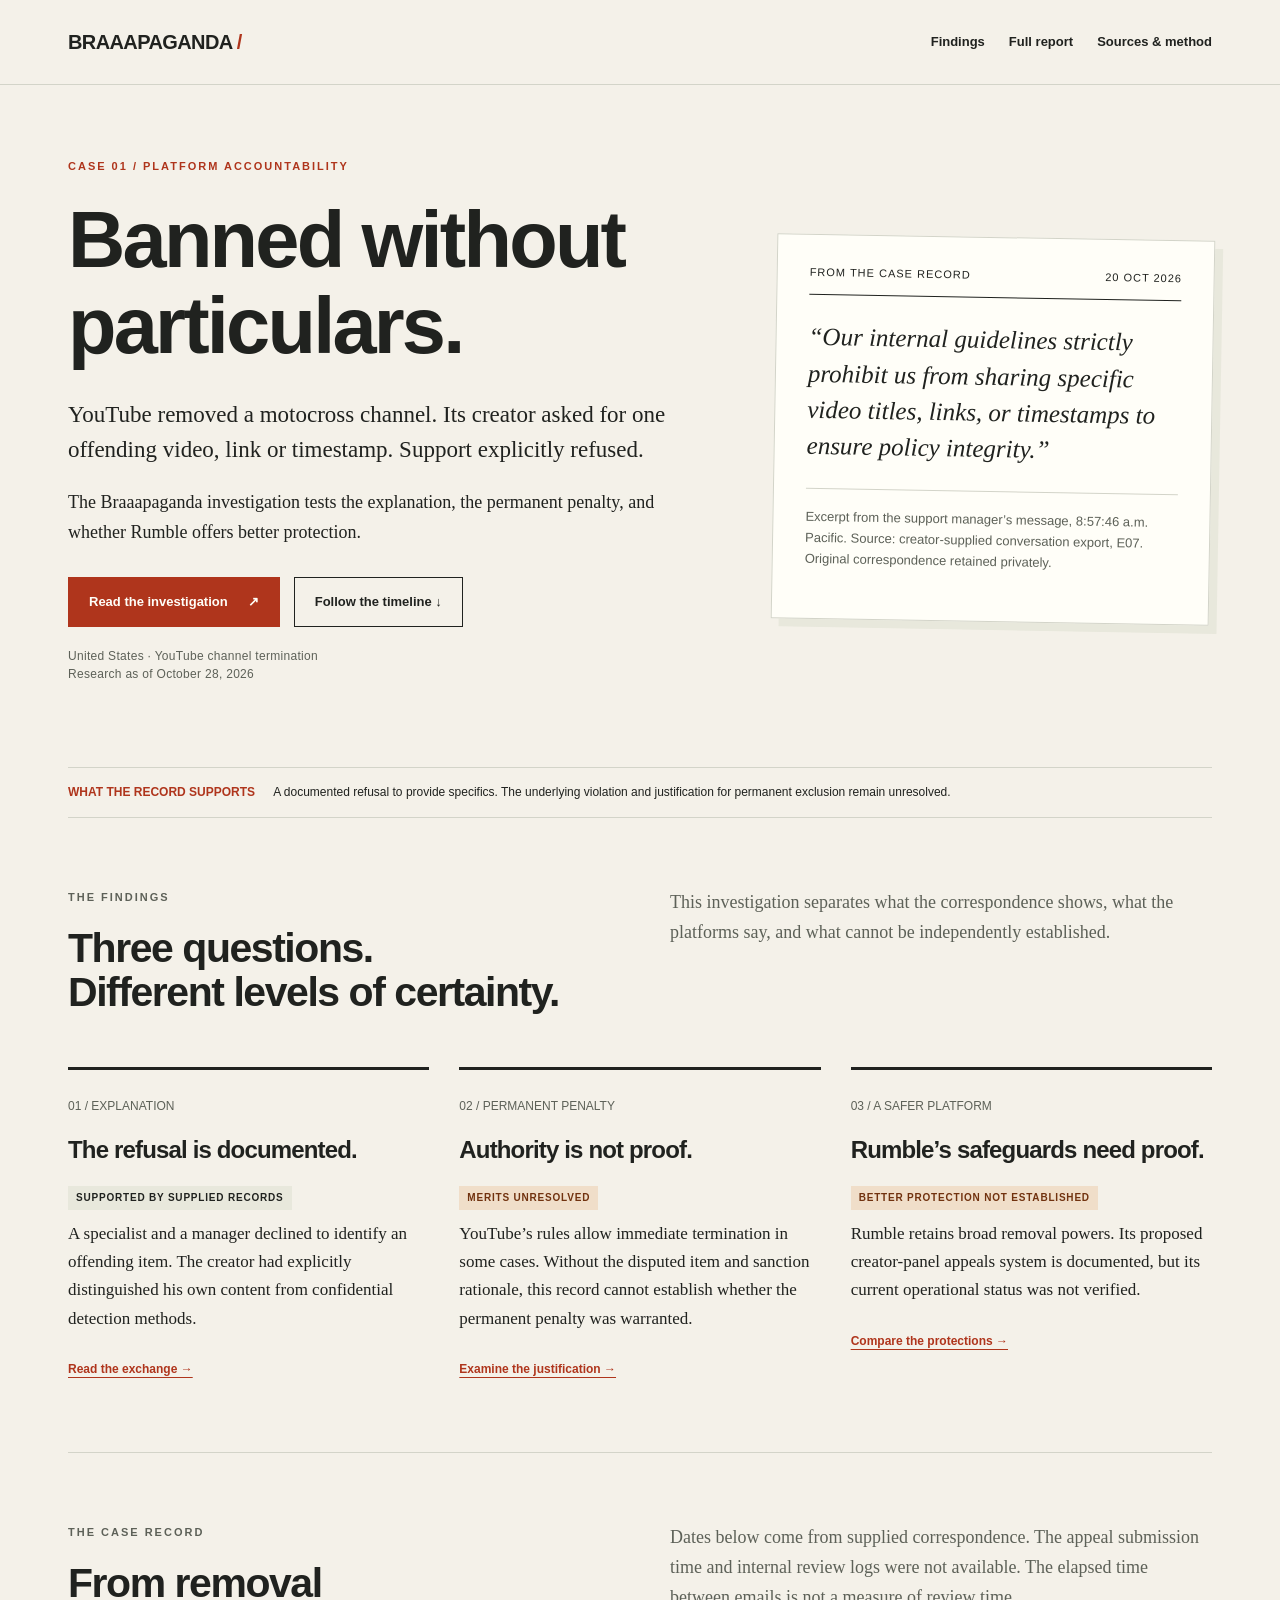
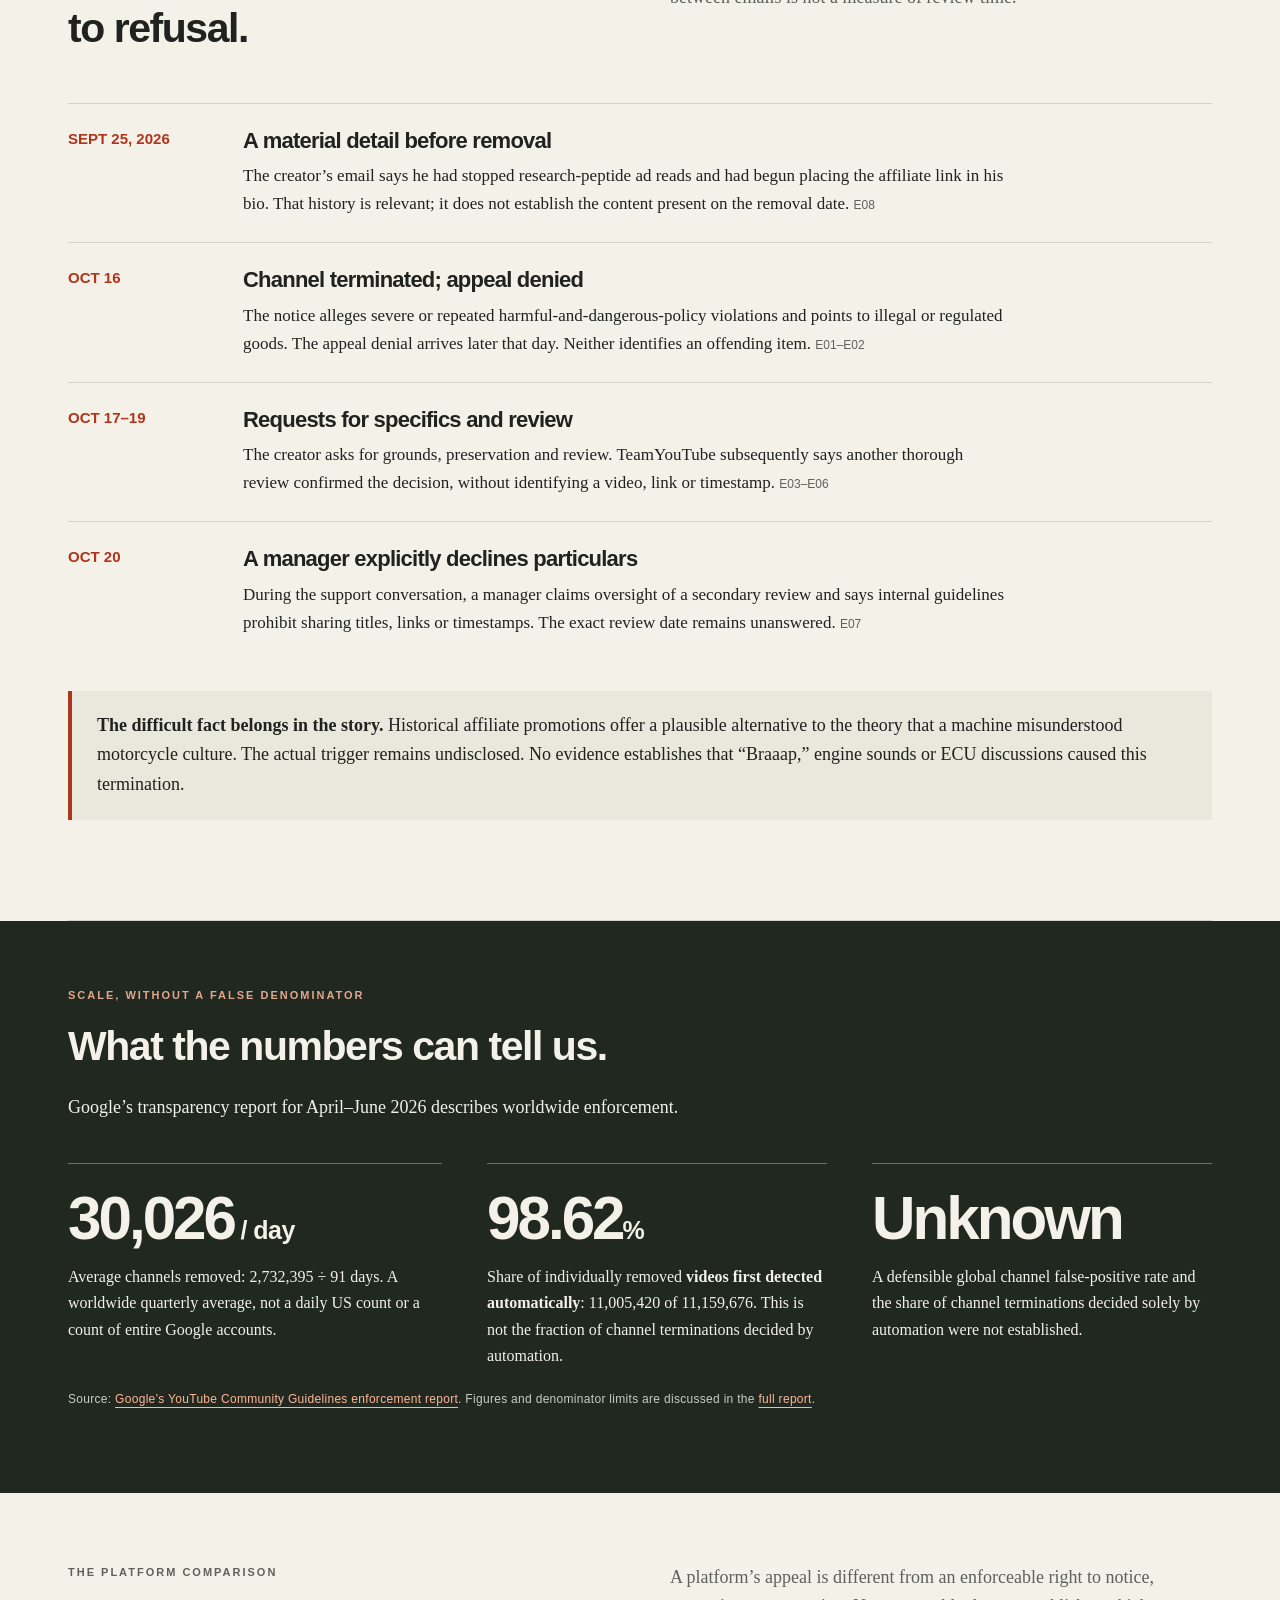
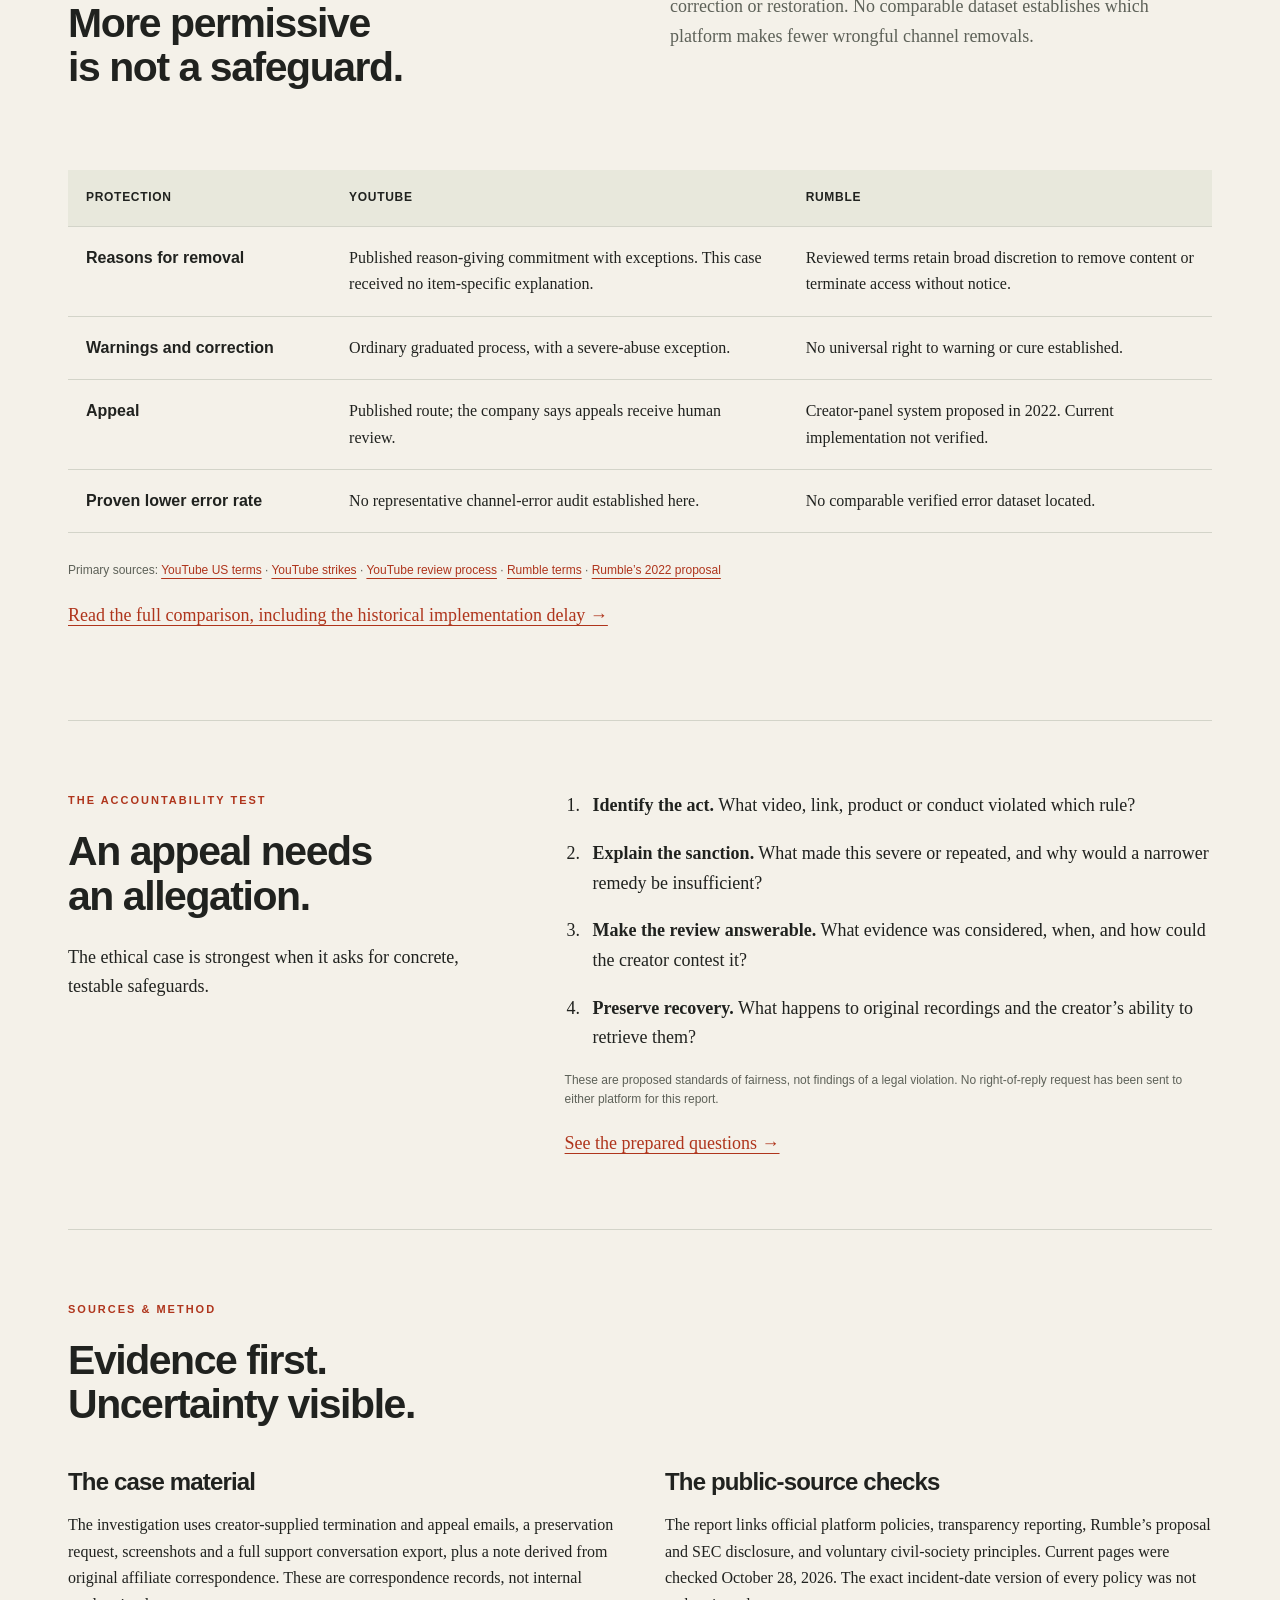
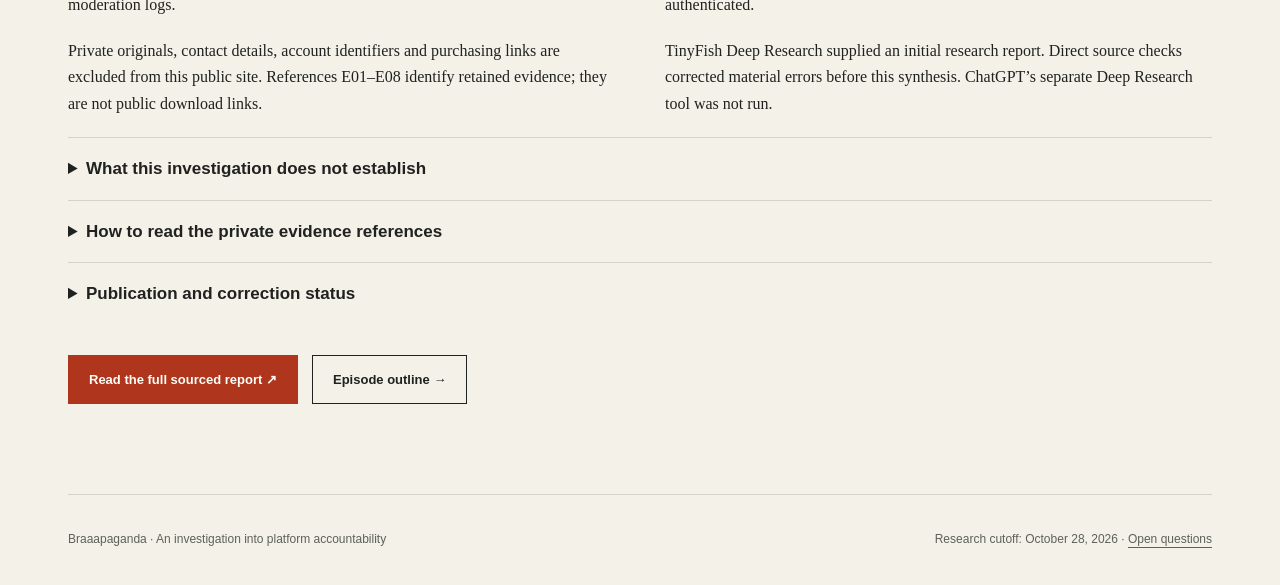
<file: index.html>
<!doctype html><html lang="en"><head><meta charset="utf-8"><meta name="viewport" content="width=device-width,initial-scale=1"><title>Braaapaganda — Banned without particulars</title><meta name="description" content="A documented YouTube termination, a refusal to identify the offending content, and a test of Rumble’s creator protections."><meta name="theme-color" content="#202820"><meta property="og:title" content="Braaapaganda — Banned without particulars"><meta property="og:description" content="A documented YouTube termination, a refusal to identify the offending content, and a test of Rumble’s creator protections."><meta property="og:type" content="article"><link rel="icon" href="favicon.svg" type="image/svg+xml"><link rel="stylesheet" href="styles.css"></head><body><a class="skip" href="#main">Skip to content</a><header class="site-header"><div class="shell header-inner"><a class="brand" href="./">BRAAAPAGANDA<span> /</span></a><nav aria-label="Main navigation"><a href="./#findings">Findings</a><a href="report.html">Full report</a><a href="./#sources">Sources &amp; method</a></nav></div></header><main id="main"><div class="shell"><section class="hero" aria-labelledby="title"><div><p class="eyebrow">Case 01 / Platform accountability</p><h1 id="title">Banned without<br>particulars.</h1><p class="intro">YouTube removed a motocross channel. Its creator asked for one offending video, link or timestamp. Support explicitly refused.</p><p>The Braaapaganda investigation tests the explanation, the permanent penalty, and whether Rumble offers better protection.</p><div class="actions"><a class="button primary" href="report.html">Read the investigation <span aria-hidden="true">↗</span></a><a class="button" href="#timeline">Follow the timeline ↓</a></div><p class="meta">United States · YouTube channel termination<br>Research as of October 28, 2026</p></div><aside class="document" aria-label="Excerpt from the supplied support transcript"><div class="doc-top"><span>FROM THE CASE RECORD</span><span>20 OCT 2026</span></div><blockquote>“Our internal guidelines strictly prohibit us from sharing specific video titles, links, or timestamps to ensure policy integrity.”</blockquote><p class="annotation">Excerpt from the support manager’s message, 8:57:46 a.m. Pacific. Source: creator-supplied conversation export, E07. Original correspondence retained privately.</p></aside></section><div class="statusbar"><strong>WHAT THE RECORD SUPPORTS</strong><span>A documented refusal to provide specifics. The underlying violation and justification for permanent exclusion remain unresolved.</span></div>

<section class="section" id="findings"><div class="section-head"><div><p class="eyebrow">The findings</p><h2>Three questions.<br>Different levels of certainty.</h2></div><p>This investigation separates what the correspondence shows, what the platforms say, and what cannot be independently established.</p></div><div class="findings"><article class="finding"><span class="ordinal">01 / EXPLANATION</span><h3>The refusal is documented.</h3><span class="tag">Supported by supplied records</span><p>A specialist and a manager declined to identify an offending item. The creator had explicitly distinguished his own content from confidential detection methods.</p><a href="report.html#the-refusal-the-central-scene">Read the exchange →</a></article><article class="finding"><span class="ordinal">02 / PERMANENT PENALTY</span><h3>Authority is not proof.</h3><span class="tag unresolved">Merits unresolved</span><p>YouTube’s rules allow immediate termination in some cases. Without the disputed item and sanction rationale, this record cannot establish whether the permanent penalty was warranted.</p><a href="report.html#was-permanent-termination-justified">Examine the justification →</a></article><article class="finding"><span class="ordinal">03 / A SAFER PLATFORM</span><h3>Rumble’s safeguards need proof.</h3><span class="tag unresolved">Better protection not established</span><p>Rumble retains broad removal powers. Its proposed creator-panel appeals system is documented, but its current operational status was not verified.</p><a href="report.html#does-rumble-offer-better-protection">Compare the protections →</a></article></div></section>

<section class="section" id="timeline"><div class="section-head"><div><p class="eyebrow">The case record</p><h2>From removal<br>to refusal.</h2></div><p>Dates below come from supplied correspondence. The appeal submission time and internal review logs were not available. The elapsed time between emails is not a measure of review time.</p></div><ol class="timeline"><li><time datetime="2026-09-25">SEPT 25, 2026</time><div><h3>A material detail before removal</h3><p>The creator’s email says he had stopped research-peptide ad reads and had begun placing the affiliate link in his bio. That history is relevant; it does not establish the content present on the removal date. <span class="evidence-ref">E08</span></p></div></li><li><time datetime="2026-10-16">OCT 16</time><div><h3>Channel terminated; appeal denied</h3><p>The notice alleges severe or repeated harmful-and-dangerous-policy violations and points to illegal or regulated goods. The appeal denial arrives later that day. Neither identifies an offending item. <span class="evidence-ref">E01–E02</span></p></div></li><li><time datetime="2026-10-17">OCT 17–19</time><div><h3>Requests for specifics and review</h3><p>The creator asks for grounds, preservation and review. TeamYouTube subsequently says another thorough review confirmed the decision, without identifying a video, link or timestamp. <span class="evidence-ref">E03–E06</span></p></div></li><li><time datetime="2026-10-20">OCT 20</time><div><h3>A manager explicitly declines particulars</h3><p>During the support conversation, a manager claims oversight of a secondary review and says internal guidelines prohibit sharing titles, links or timestamps. The exact review date remains unanswered. <span class="evidence-ref">E07</span></p></div></li></ol><div class="callout"><p><strong>The difficult fact belongs in the story.</strong> Historical affiliate promotions offer a plausible alternative to the theory that a machine misunderstood motorcycle culture. The actual trigger remains undisclosed. No evidence establishes that “Braaap,” engine sounds or ECU discussions caused this termination.</p></div></section></div>

<section class="dark" id="numbers"><div class="shell"><p class="eyebrow">Scale, without a false denominator</p><h2>What the numbers can tell us.</h2><p>Google’s transparency report for April–June 2026 describes worldwide enforcement.</p><div class="stats"><div class="stat"><div class="number">30,026<small> / day</small></div><p>Average channels removed: 2,732,395 ÷ 91 days. A worldwide quarterly average, not a daily US count or a count of entire Google accounts.</p></div><div class="stat"><div class="number">98.62<small>%</small></div><p>Share of individually removed <strong>videos first detected automatically</strong>: 11,005,420 of 11,159,676. This is not the fraction of channel terminations decided by automation.</p></div><div class="stat"><div class="number">Unknown</div><p>A defensible global channel false-positive rate and the share of channel terminations decided solely by automation were not established.</p></div></div><p class="meta">Source: <a href="https://transparencyreport.google.com/youtube-policy?hl=en+GB">Google’s YouTube Community Guidelines enforcement report</a>. Figures and denominator limits are discussed in the <a href="report.html#the-numbers-the-show-can-responsibly-use">full report</a>.</p></div></section>

<div class="shell"><section class="section" id="comparison"><div class="section-head"><div><p class="eyebrow">The platform comparison</p><h2>More permissive<br>is not a safeguard.</h2></div><p>A platform’s appeal is different from an enforceable right to notice, correction or restoration. No comparable dataset establishes which platform makes fewer wrongful channel removals.</p></div><div class="table-wrap" role="region" aria-label="Platform protections comparison" tabindex="0"><table><thead><tr><th scope="col">Protection</th><th scope="col">YouTube</th><th scope="col">Rumble</th></tr></thead><tbody><tr><td>Reasons for removal</td><td>Published reason-giving commitment with exceptions. This case received no item-specific explanation.</td><td>Reviewed terms retain broad discretion to remove content or terminate access without notice.</td></tr><tr><td>Warnings and correction</td><td>Ordinary graduated process, with a severe-abuse exception.</td><td>No universal right to warning or cure established.</td></tr><tr><td>Appeal</td><td>Published route; the company says appeals receive human review.</td><td>Creator-panel system proposed in 2022. Current implementation not verified.</td></tr><tr><td>Proven lower error rate</td><td>No representative channel-error audit established here.</td><td>No comparable verified error dataset located.</td></tr></tbody></table></div><p class="small">Primary sources: <a href="https://www.youtube.com/static?template=terms&amp;gl=US">YouTube US terms</a> · <a href="https://support.google.com/youtube/answer/2802032?hl=en">YouTube strikes</a> · <a href="https://support.google.com/youtube/answer/13304829?hl=en">YouTube review process</a> · <a href="https://rumble.com/s/terms">Rumble terms</a> · <a href="https://www.rum.group/blog/rumble-proposes-an-open-source-content-moderation-policy-process-to-improve-transparency-put-creators-first/">Rumble’s 2022 proposal</a></p><p><a href="report.html#does-rumble-offer-better-protection">Read the full comparison, including the historical implementation delay →</a></p></section>

<section class="section"><div class="split"><div><p class="eyebrow">The accountability test</p><h2>An appeal needs<br>an allegation.</h2><p>The ethical case is strongest when it asks for concrete, testable safeguards.</p></div><div><ol class="questions"><li><strong>Identify the act.</strong> What video, link, product or conduct violated which rule?</li><li><strong>Explain the sanction.</strong> What made this severe or repeated, and why would a narrower remedy be insufficient?</li><li><strong>Make the review answerable.</strong> What evidence was considered, when, and how could the creator contest it?</li><li><strong>Preserve recovery.</strong> What happens to original recordings and the creator’s ability to retrieve them?</li></ol><p class="small">These are proposed standards of fairness, not findings of a legal violation. No right-of-reply request has been sent to either platform for this report.</p><a href="report.html#questions-prepared-for-right-of-reply">See the prepared questions →</a></div></div></section>

<section class="section" id="sources"><p class="eyebrow">Sources &amp; method</p><h2>Evidence first.<br>Uncertainty visible.</h2><div class="method-grid"><div><h3>The case material</h3><p>The investigation uses creator-supplied termination and appeal emails, a preservation request, screenshots and a full support conversation export, plus a note derived from original affiliate correspondence. These are correspondence records, not internal moderation logs.</p><p>Private originals, contact details, account identifiers and purchasing links are excluded from this public site. References E01–E08 identify retained evidence; they are not public download links.</p></div><div><h3>The public-source checks</h3><p>The report links official platform policies, transparency reporting, Rumble’s proposal and SEC disclosure, and voluntary civil-society principles. Current pages were checked October 28, 2026. The exact incident-date version of every policy was not authenticated.</p><p>TinyFish Deep Research supplied an initial research report. Direct source checks corrected material errors before this synthesis. ChatGPT’s separate Deep Research tool was not run.</p></div></div><details><summary>What this investigation does not establish</summary><p>It does not establish the precise violation, the original detection route, an automation-only appeal, a global channel false-positive rate, a motocross-wide purge, or that Rumble reliably offers better procedural protection. No independently verified set of major motocross termination cases was established.</p></details><details><summary>How to read the private evidence references</summary><p>E01: termination notice. E02: appeal decision. E03: clarification and preservation correspondence. E04–E06: overlapping screenshots of support and TeamYouTube exchanges. E07: full support transcript. E08: affiliate-correspondence research note. Overlapping screenshots are not independent corroboration.</p></details><details><summary>Publication and correction status</summary><p>This is a public research edition dated October 28, 2026. Conclusions remain open to the missing content, review records, authenticated historical policies and platform responses. Prepared questions have not been sent; the report must not be read as alleging that either platform ignored a press inquiry.</p></details><div class="actions"><a class="button primary" href="report.html">Read the full sourced report ↗</a><a class="button" href="report.html#a-15-minute-episode-built-around-evidence">Episode outline →</a></div></section></div></main><footer><div class="shell footer-inner"><span>Braaapaganda · An investigation into platform accountability</span><span>Research cutoff: October 28, 2026 · <a href="report.html#questions-prepared-for-right-of-reply">Open questions</a></span></div></footer></body></html>
</file>
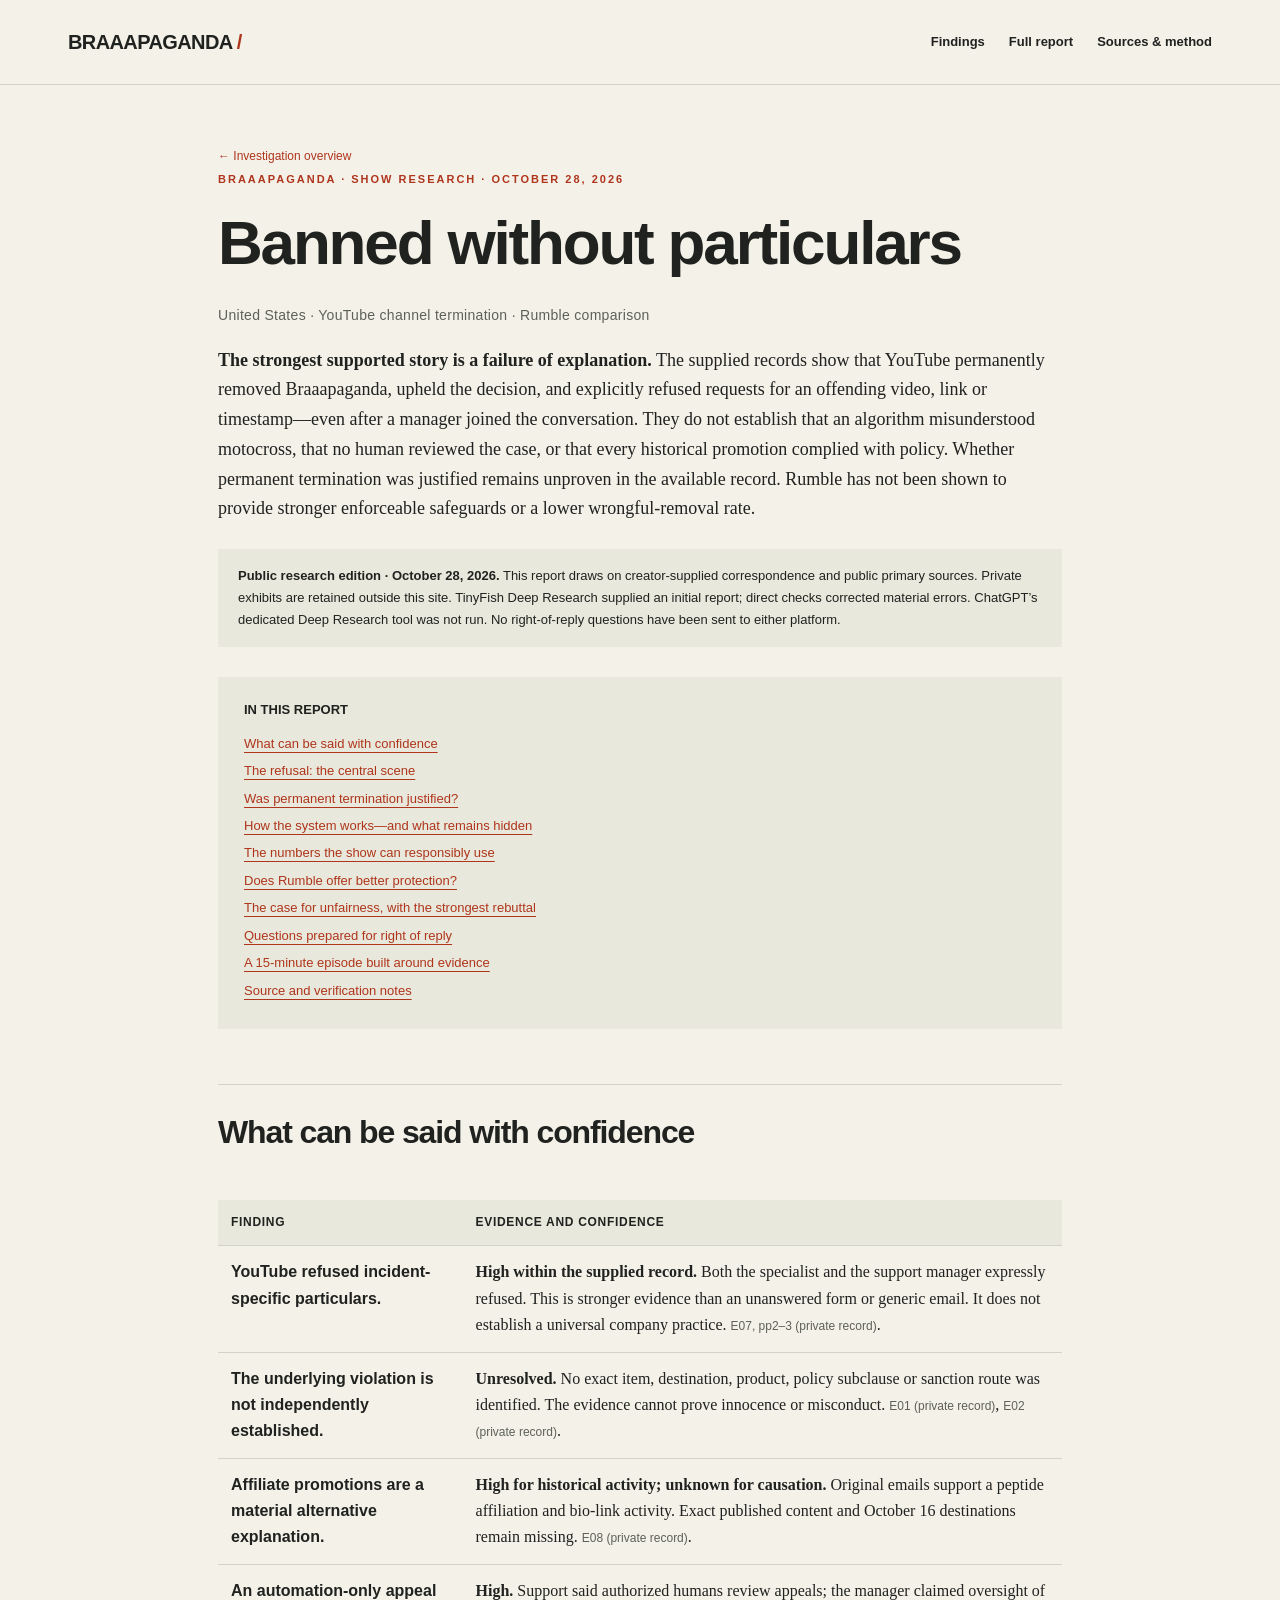
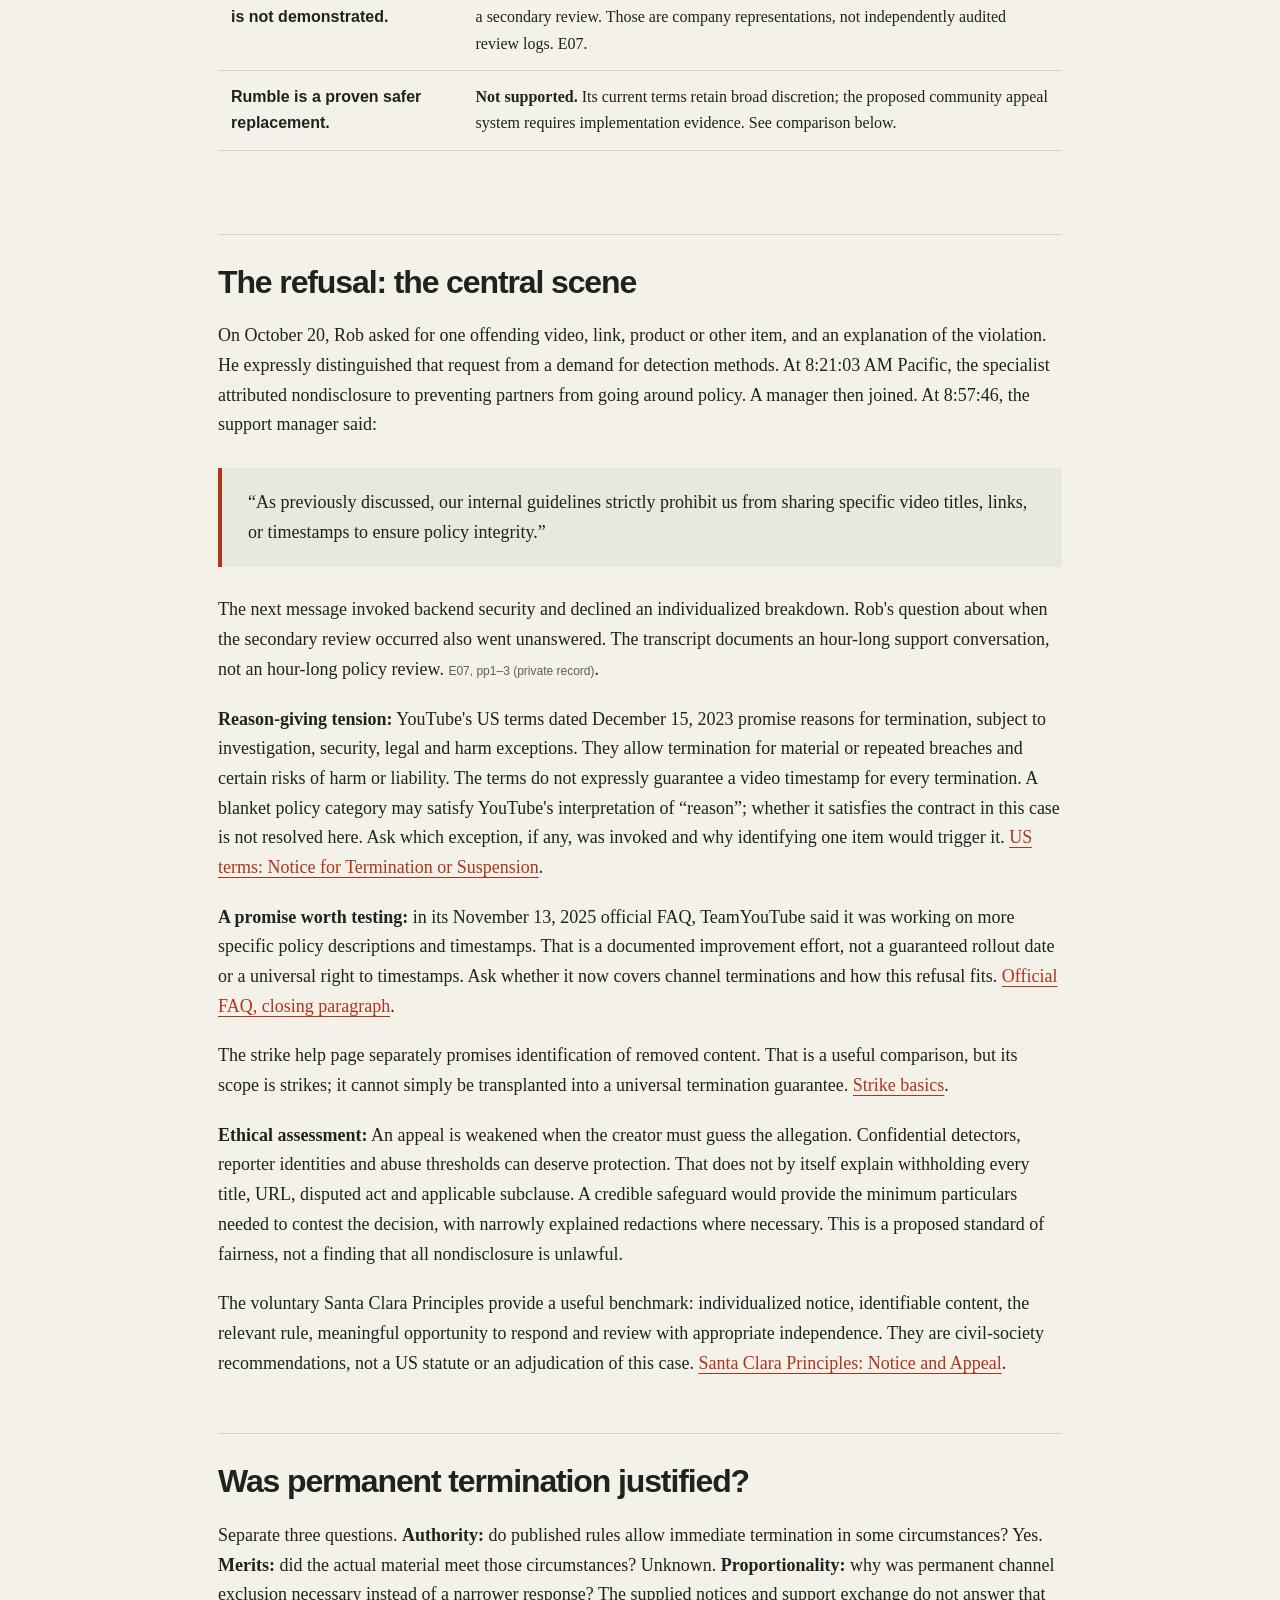
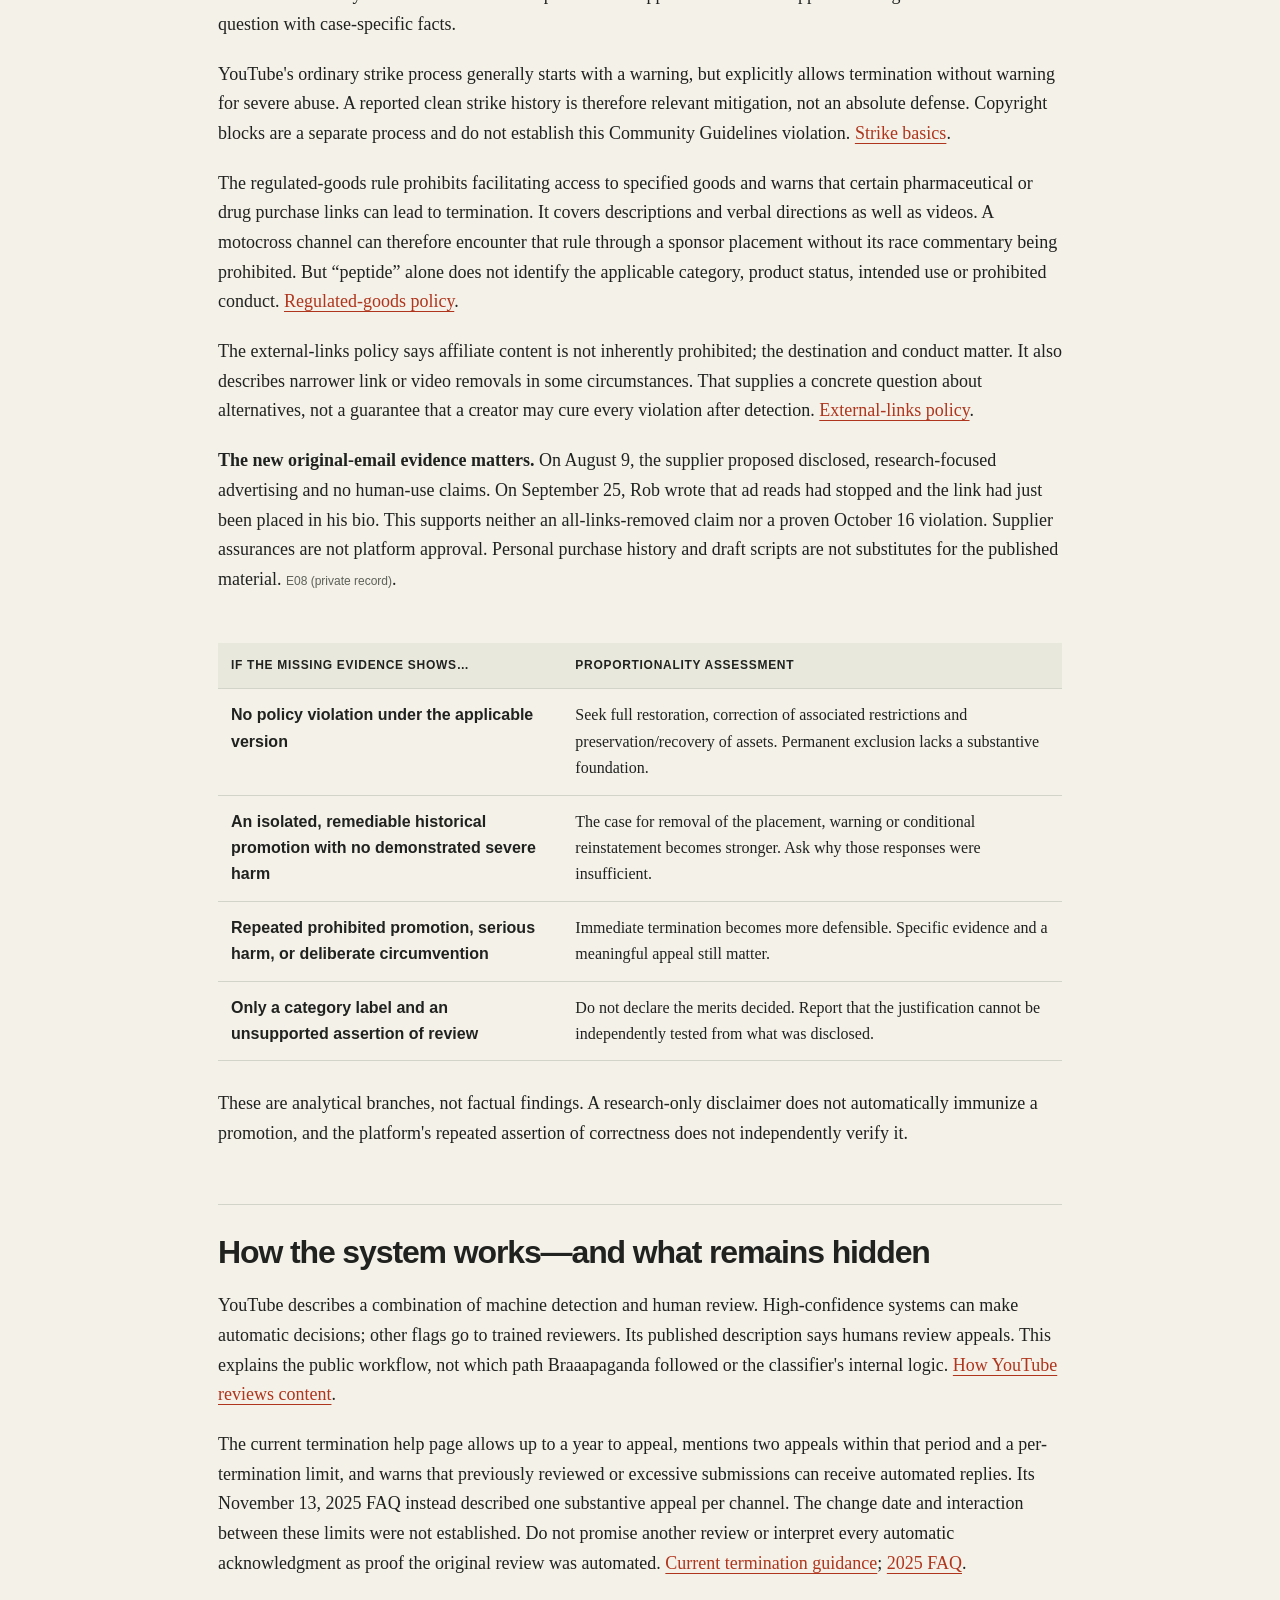
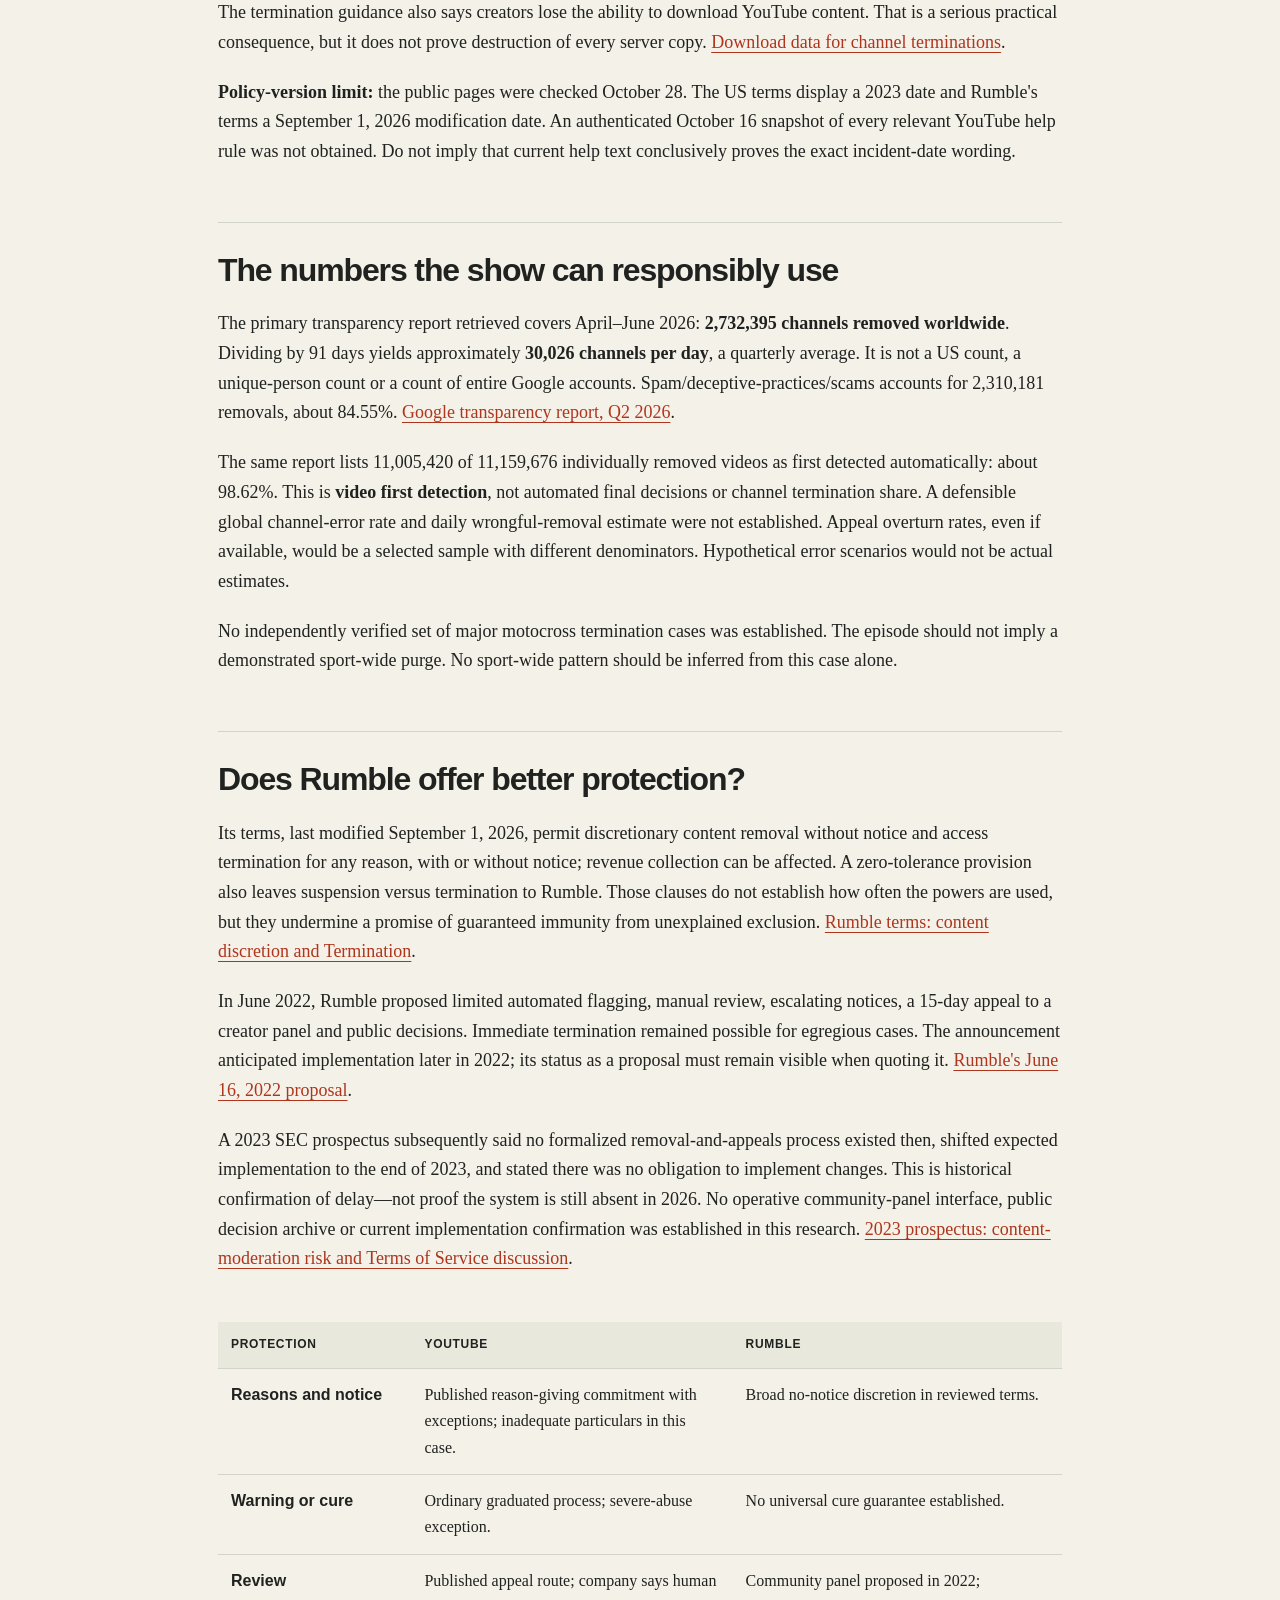
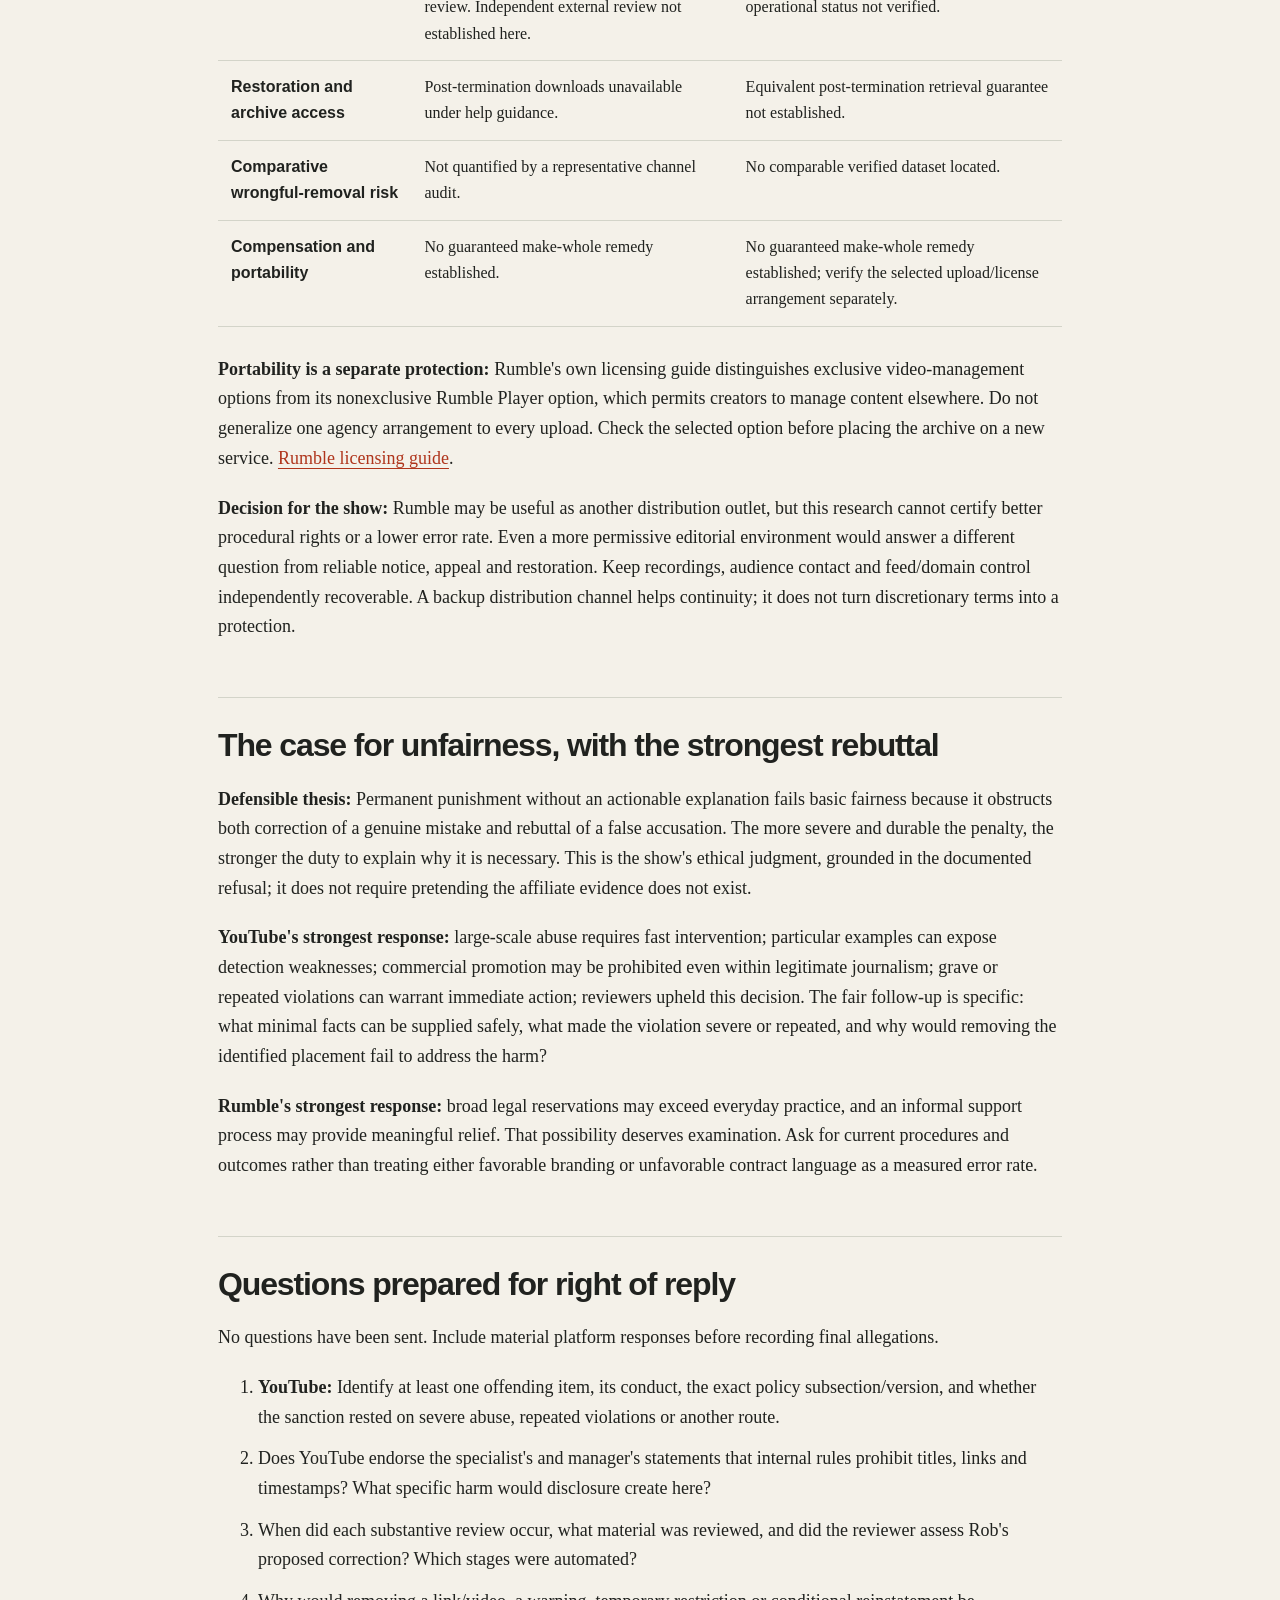
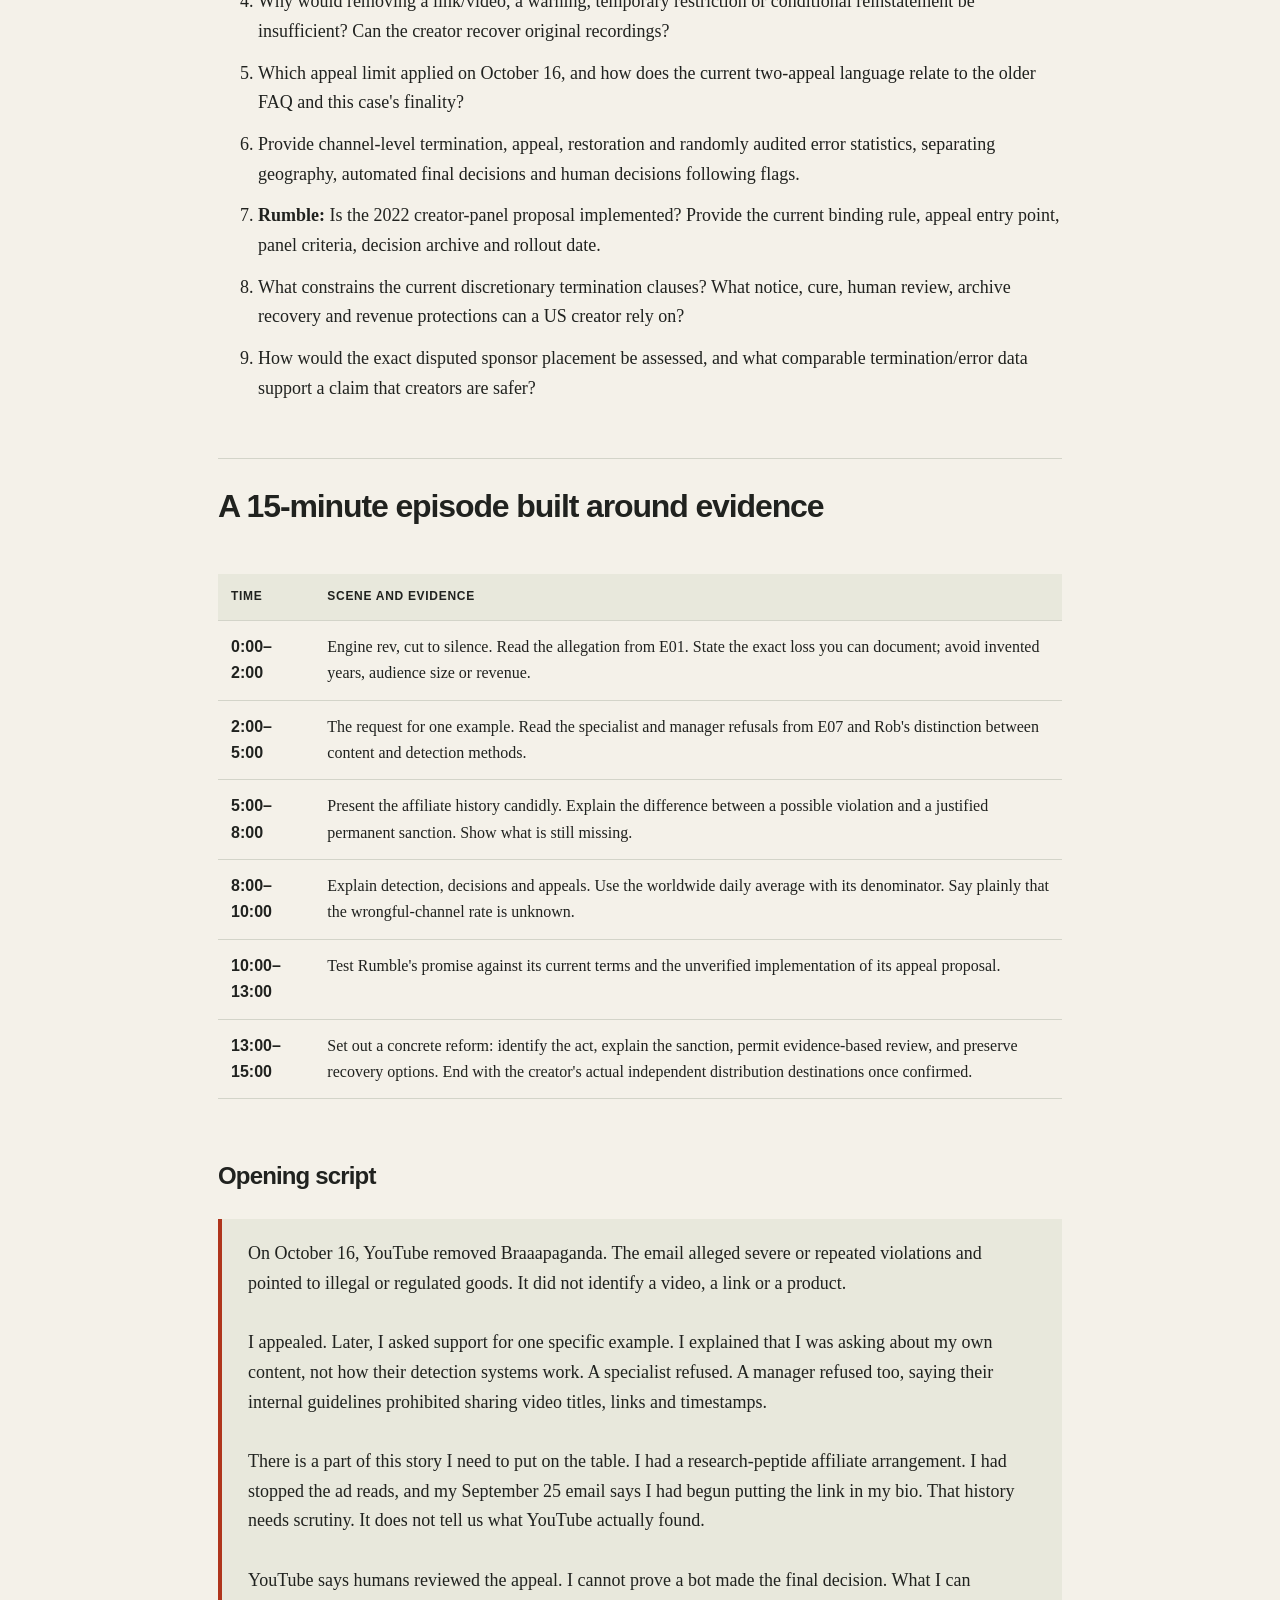
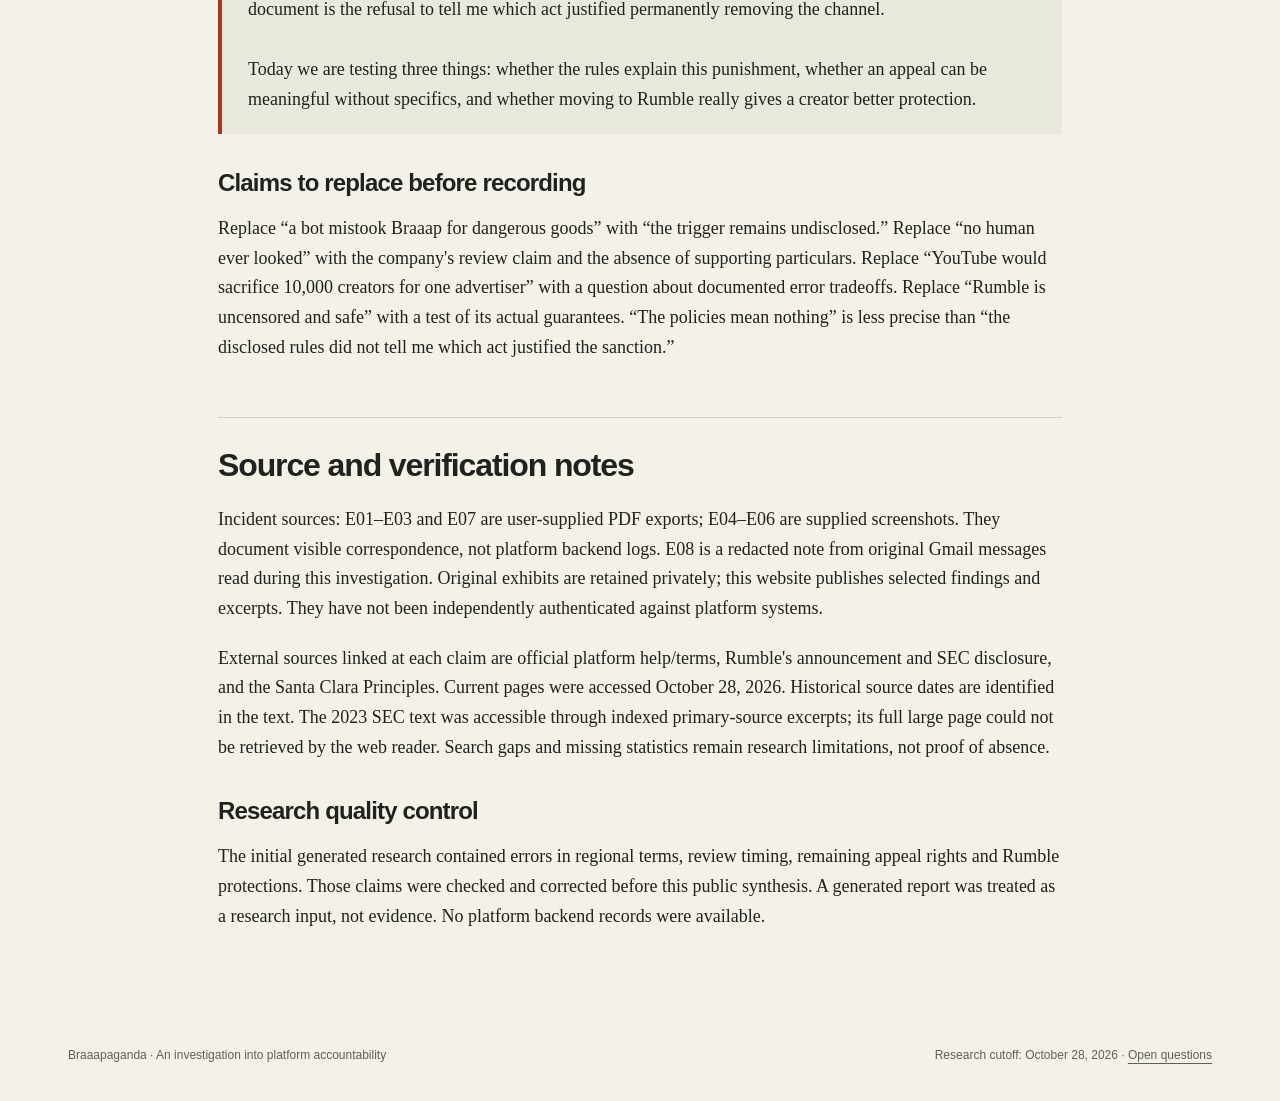
<file: report.html>
<!doctype html><html lang="en"><head><meta charset="utf-8"><meta name="viewport" content="width=device-width,initial-scale=1"><title>Full report — Braaapaganda investigation</title><meta name="description" content="The sourced findings, case analysis, platform comparison, open questions and episode outline."><meta name="theme-color" content="#202820"><meta property="og:title" content="Full report — Braaapaganda investigation"><meta property="og:description" content="The sourced findings, case analysis, platform comparison, open questions and episode outline."><meta property="og:type" content="article"><link rel="icon" href="favicon.svg" type="image/svg+xml"><link rel="stylesheet" href="styles.css"></head><body><a class="skip" href="#main">Skip to content</a><header class="site-header"><div class="shell header-inner"><a class="brand" href="./">BRAAAPAGANDA<span> /</span></a><nav aria-label="Main navigation"><a href="./#findings">Findings</a><a href="report.html">Full report</a><a href="./#sources">Sources &amp; method</a></nav></div></header><main id="main" class="shell report"><a class="backlink" href="./">← Investigation overview</a>
<p class="label">BRAAAPAGANDA · SHOW RESEARCH · OCTOBER 28, 2026</p>
<h1>Banned without particulars</h1>
<p class="meta">United States · YouTube channel termination · Rumble comparison</p>
<p><strong>The strongest supported story is a failure of explanation.</strong> The supplied records show that YouTube permanently removed Braaapaganda, upheld the decision, and explicitly refused requests for an offending video, link or timestamp—even after a manager joined the conversation. They do not establish that an algorithm misunderstood motocross, that no human reviewed the case, or that every historical promotion complied with policy. Whether permanent termination was justified remains unproven in the available record. Rumble has not been shown to provide stronger enforceable safeguards or a lower wrongful-removal rate.</p>
<p class="publish-note"><strong>Public research edition · October 28, 2026.</strong> This report draws on creator-supplied correspondence and public primary sources. Private exhibits are retained outside this site. TinyFish Deep Research supplied an initial report; direct checks corrected material errors. ChatGPT’s dedicated Deep Research tool was not run. No right-of-reply questions have been sent to either platform.</p>


<nav class="toc" aria-label="Report contents"><strong>IN THIS REPORT</strong><a href="#what-can-be-said-with-confidence">What can be said with confidence</a><a href="#the-refusal-the-central-scene">The refusal: the central scene</a><a href="#was-permanent-termination-justified">Was permanent termination justified?</a><a href="#how-the-system-works-and-what-remains-hidden">How the system works—and what remains hidden</a><a href="#the-numbers-the-show-can-responsibly-use">The numbers the show can responsibly use</a><a href="#does-rumble-offer-better-protection">Does Rumble offer better protection?</a><a href="#the-case-for-unfairness-with-the-strongest-rebuttal">The case for unfairness, with the strongest rebuttal</a><a href="#questions-prepared-for-right-of-reply">Questions prepared for right of reply</a><a href="#a-15-minute-episode-built-around-evidence">A 15-minute episode built around evidence</a><a href="#source-and-verification-notes">Source and verification notes</a></nav><h2 id="what-can-be-said-with-confidence">What can be said with confidence</h2>
<div class="table-wrap" role="region" aria-label="Research comparison table" tabindex="0"><table><tr><th>Finding</th><th>Evidence and confidence</th></tr>
<tr><td>YouTube refused incident-specific particulars.</td><td><strong>High within the supplied record.</strong> Both the specialist and the support manager expressly refused. This is stronger evidence than an unanswered form or generic email. It does not establish a universal company practice. <span class="evidence-ref">E07, pp2–3 (private record)</span>.</td></tr>
<tr><td>The underlying violation is not independently established.</td><td><strong>Unresolved.</strong> No exact item, destination, product, policy subclause or sanction route was identified. The evidence cannot prove innocence or misconduct. <span class="evidence-ref">E01 (private record)</span>, <span class="evidence-ref">E02 (private record)</span>.</td></tr>
<tr><td>Affiliate promotions are a material alternative explanation.</td><td><strong>High for historical activity; unknown for causation.</strong> Original emails support a peptide affiliation and bio-link activity. Exact published content and October 16 destinations remain missing. <span class="evidence-ref">E08 (private record)</span>.</td></tr>
<tr><td>An automation-only appeal is not demonstrated.</td><td><strong>High.</strong> Support said authorized humans review appeals; the manager claimed oversight of a secondary review. Those are company representations, not independently audited review logs. E07.</td></tr>
<tr><td>Rumble is a proven safer replacement.</td><td><strong>Not supported.</strong> Its current terms retain broad discretion; the proposed community appeal system requires implementation evidence. See comparison below.</td></tr></table></div>

<h2 id="the-refusal-the-central-scene">The refusal: the central scene</h2>
<p>On October 20, Rob asked for one offending video, link, product or other item, and an explanation of the violation. He expressly distinguished that request from a demand for detection methods. At 8:21:03 AM Pacific, the specialist attributed nondisclosure to preventing partners from going around policy. A manager then joined. At 8:57:46, the support manager said:</p>
<blockquote>“As previously discussed, our internal guidelines strictly prohibit us from sharing specific video titles, links, or timestamps to ensure policy integrity.”</blockquote>
<p>The next message invoked backend security and declined an individualized breakdown. Rob's question about when the secondary review occurred also went unanswered. The transcript documents an hour-long support conversation, not an hour-long policy review. <span class="evidence-ref">E07, pp1–3 (private record)</span>.</p>
<p><strong>Reason-giving tension:</strong> YouTube's US terms dated December 15, 2023 promise reasons for termination, subject to investigation, security, legal and harm exceptions. They allow termination for material or repeated breaches and certain risks of harm or liability. The terms do not expressly guarantee a video timestamp for every termination. A blanket policy category may satisfy YouTube's interpretation of “reason”; whether it satisfies the contract in this case is not resolved here. Ask which exception, if any, was invoked and why identifying one item would trigger it. <a href="https://www.youtube.com/static?template=terms&amp;gl=US">US terms: Notice for Termination or Suspension</a>.</p>
<p><strong>A promise worth testing:</strong> in its November 13, 2025 official FAQ, TeamYouTube said it was working on more specific policy descriptions and timestamps. That is a documented improvement effort, not a guaranteed rollout date or a universal right to timestamps. Ask whether it now covers channel terminations and how this refusal fits. <a href="https://support.google.com/youtube/blog/387431861/top-faqs-youtube-content-moderation-appeals?hl=en-GB">Official FAQ, closing paragraph</a>.</p>
<p>The strike help page separately promises identification of removed content. That is a useful comparison, but its scope is strikes; it cannot simply be transplanted into a universal termination guarantee. <a href="https://support.google.com/youtube/answer/2802032?hl=en">Strike basics</a>.</p>
<p><strong>Ethical assessment:</strong> An appeal is weakened when the creator must guess the allegation. Confidential detectors, reporter identities and abuse thresholds can deserve protection. That does not by itself explain withholding every title, URL, disputed act and applicable subclause. A credible safeguard would provide the minimum particulars needed to contest the decision, with narrowly explained redactions where necessary. This is a proposed standard of fairness, not a finding that all nondisclosure is unlawful.</p>
<p>The voluntary Santa Clara Principles provide a useful benchmark: individualized notice, identifiable content, the relevant rule, meaningful opportunity to respond and review with appropriate independence. They are civil-society recommendations, not a US statute or an adjudication of this case. <a href="https://santaclaraprinciples.org/">Santa Clara Principles: Notice and Appeal</a>.</p>

<h2 id="was-permanent-termination-justified">Was permanent termination justified?</h2>
<p>Separate three questions. <strong>Authority:</strong> do published rules allow immediate termination in some circumstances? Yes. <strong>Merits:</strong> did the actual material meet those circumstances? Unknown. <strong>Proportionality:</strong> why was permanent channel exclusion necessary instead of a narrower response? The supplied notices and support exchange do not answer that question with case-specific facts.</p>
<p>YouTube's ordinary strike process generally starts with a warning, but explicitly allows termination without warning for severe abuse. A reported clean strike history is therefore relevant mitigation, not an absolute defense. Copyright blocks are a separate process and do not establish this Community Guidelines violation. <a href="https://support.google.com/youtube/answer/2802032?hl=en">Strike basics</a>.</p>
<p>The regulated-goods rule prohibits facilitating access to specified goods and warns that certain pharmaceutical or drug purchase links can lead to termination. It covers descriptions and verbal directions as well as videos. A motocross channel can therefore encounter that rule through a sponsor placement without its race commentary being prohibited. But “peptide” alone does not identify the applicable category, product status, intended use or prohibited conduct. <a href="https://support.google.com/youtube/answer/9229611?hl=en">Regulated-goods policy</a>.</p>
<p>The external-links policy says affiliate content is not inherently prohibited; the destination and conduct matter. It also describes narrower link or video removals in some circumstances. That supplies a concrete question about alternatives, not a guarantee that a creator may cure every violation after detection. <a href="https://support.google.com/youtube/answer/9054257?hl=en">External-links policy</a>.</p>
<p><strong>The new original-email evidence matters.</strong> On August 9, the supplier proposed disclosed, research-focused advertising and no human-use claims. On September 25, Rob wrote that ad reads had stopped and the link had just been placed in his bio. This supports neither an all-links-removed claim nor a proven October 16 violation. Supplier assurances are not platform approval. Personal purchase history and draft scripts are not substitutes for the published material. <span class="evidence-ref">E08 (private record)</span>.</p>
<div class="table-wrap" role="region" aria-label="Research comparison table" tabindex="0"><table><tr><th>If the missing evidence shows…</th><th>Proportionality assessment</th></tr>
<tr><td>No policy violation under the applicable version</td><td>Seek full restoration, correction of associated restrictions and preservation/recovery of assets. Permanent exclusion lacks a substantive foundation.</td></tr>
<tr><td>An isolated, remediable historical promotion with no demonstrated severe harm</td><td>The case for removal of the placement, warning or conditional reinstatement becomes stronger. Ask why those responses were insufficient.</td></tr>
<tr><td>Repeated prohibited promotion, serious harm, or deliberate circumvention</td><td>Immediate termination becomes more defensible. Specific evidence and a meaningful appeal still matter.</td></tr>
<tr><td>Only a category label and an unsupported assertion of review</td><td>Do not declare the merits decided. Report that the justification cannot be independently tested from what was disclosed.</td></tr></table></div>
<p>These are analytical branches, not factual findings. A research-only disclaimer does not automatically immunize a promotion, and the platform's repeated assertion of correctness does not independently verify it.</p>

<h2 id="how-the-system-works-and-what-remains-hidden">How the system works—and what remains hidden</h2>
<p>YouTube describes a combination of machine detection and human review. High-confidence systems can make automatic decisions; other flags go to trained reviewers. Its published description says humans review appeals. This explains the public workflow, not which path Braaapaganda followed or the classifier's internal logic. <a href="https://support.google.com/youtube/answer/13304829?hl=en">How YouTube reviews content</a>.</p>
<p>The current termination help page allows up to a year to appeal, mentions two appeals within that period and a per-termination limit, and warns that previously reviewed or excessive submissions can receive automated replies. Its November 13, 2025 FAQ instead described one substantive appeal per channel. The change date and interaction between these limits were not established. Do not promise another review or interpret every automatic acknowledgment as proof the original review was automated. <a href="https://support.google.com/youtube/answer/2802168?hl=en">Current termination guidance</a>; <a href="https://support.google.com/youtube/blog/387431861/top-faqs-youtube-content-moderation-appeals?hl=en-GB">2025 FAQ</a>.</p>
<p>The termination guidance also says creators lose the ability to download YouTube content. That is a serious practical consequence, but it does not prove destruction of every server copy. <a href="https://support.google.com/youtube/answer/2802168?hl=en">Download data for channel terminations</a>.</p>
<p><strong>Policy-version limit:</strong> the public pages were checked October 28. The US terms display a 2023 date and Rumble's terms a September 1, 2026 modification date. An authenticated October 16 snapshot of every relevant YouTube help rule was not obtained. Do not imply that current help text conclusively proves the exact incident-date wording.</p>

<h2 id="the-numbers-the-show-can-responsibly-use">The numbers the show can responsibly use</h2>
<p>The primary transparency report retrieved covers April–June 2026: <strong>2,732,395 channels removed worldwide</strong>. Dividing by 91 days yields approximately <strong>30,026 channels per day</strong>, a quarterly average. It is not a US count, a unique-person count or a count of entire Google accounts. Spam/deceptive-practices/scams accounts for 2,310,181 removals, about 84.55%. <a href="https://transparencyreport.google.com/youtube-policy?hl=en+GB">Google transparency report, Q2 2026</a>.</p>
<p>The same report lists 11,005,420 of 11,159,676 individually removed videos as first detected automatically: about 98.62%. This is <strong>video first detection</strong>, not automated final decisions or channel termination share. A defensible global channel-error rate and daily wrongful-removal estimate were not established. Appeal overturn rates, even if available, would be a selected sample with different denominators. Hypothetical error scenarios would not be actual estimates.</p>
<p>No independently verified set of major motocross termination cases was established. The episode should not imply a demonstrated sport-wide purge. No sport-wide pattern should be inferred from this case alone.</p>

<h2 id="does-rumble-offer-better-protection">Does Rumble offer better protection?</h2>
<p>Its terms, last modified September 1, 2026, permit discretionary content removal without notice and access termination for any reason, with or without notice; revenue collection can be affected. A zero-tolerance provision also leaves suspension versus termination to Rumble. Those clauses do not establish how often the powers are used, but they undermine a promise of guaranteed immunity from unexplained exclusion. <a href="https://rumble.com/s/terms">Rumble terms: content discretion and Termination</a>.</p>
<p>In June 2022, Rumble proposed limited automated flagging, manual review, escalating notices, a 15-day appeal to a creator panel and public decisions. Immediate termination remained possible for egregious cases. The announcement anticipated implementation later in 2022; its status as a proposal must remain visible when quoting it. <a href="https://www.rum.group/blog/rumble-proposes-an-open-source-content-moderation-policy-process-to-improve-transparency-put-creators-first/">Rumble's June 16, 2022 proposal</a>.</p>
<p>A 2023 SEC prospectus subsequently said no formalized removal-and-appeals process existed then, shifted expected implementation to the end of 2023, and stated there was no obligation to implement changes. This is historical confirmation of delay—not proof the system is still absent in 2026. No operative community-panel interface, public decision archive or current implementation confirmation was established in this research. <a href="https://www.sec.gov/Archives/edgar/data/1830081/000121390023031728/f424b30423_rumbleinc.htm">2023 prospectus: content-moderation risk and Terms of Service discussion</a>.</p>
<div class="table-wrap" role="region" aria-label="Research comparison table" tabindex="0"><table><tr><th>Protection</th><th>YouTube</th><th>Rumble</th></tr>
<tr><td>Reasons and notice</td><td>Published reason-giving commitment with exceptions; inadequate particulars in this case.</td><td>Broad no-notice discretion in reviewed terms.</td></tr>
<tr><td>Warning or cure</td><td>Ordinary graduated process; severe-abuse exception.</td><td>No universal cure guarantee established.</td></tr>
<tr><td>Review</td><td>Published appeal route; company says human review. Independent external review not established here.</td><td>Community panel proposed in 2022; operational status not verified.</td></tr>
<tr><td>Restoration and archive access</td><td>Post-termination downloads unavailable under help guidance.</td><td>Equivalent post-termination retrieval guarantee not established.</td></tr>
<tr><td>Comparative wrongful-removal risk</td><td>Not quantified by a representative channel audit.</td><td>No comparable verified dataset located.</td></tr>
<tr><td>Compensation and portability</td><td>No guaranteed make-whole remedy established.</td><td>No guaranteed make-whole remedy established; verify the selected upload/license arrangement separately.</td></tr></table></div>
<p><strong>Portability is a separate protection:</strong> Rumble's own licensing guide distinguishes exclusive video-management options from its nonexclusive Rumble Player option, which permits creators to manage content elsewhere. Do not generalize one agency arrangement to every upload. Check the selected option before placing the archive on a new service. <a href="https://rumble.support/en/help/a-simple-explanation-of-the-differences-between-licensing-options">Rumble licensing guide</a>.</p>
<p><strong>Decision for the show:</strong> Rumble may be useful as another distribution outlet, but this research cannot certify better procedural rights or a lower error rate. Even a more permissive editorial environment would answer a different question from reliable notice, appeal and restoration. Keep recordings, audience contact and feed/domain control independently recoverable. A backup distribution channel helps continuity; it does not turn discretionary terms into a protection.</p>

<h2 id="the-case-for-unfairness-with-the-strongest-rebuttal">The case for unfairness, with the strongest rebuttal</h2>
<p><strong>Defensible thesis:</strong> Permanent punishment without an actionable explanation fails basic fairness because it obstructs both correction of a genuine mistake and rebuttal of a false accusation. The more severe and durable the penalty, the stronger the duty to explain why it is necessary. This is the show's ethical judgment, grounded in the documented refusal; it does not require pretending the affiliate evidence does not exist.</p>
<p><strong>YouTube's strongest response:</strong> large-scale abuse requires fast intervention; particular examples can expose detection weaknesses; commercial promotion may be prohibited even within legitimate journalism; grave or repeated violations can warrant immediate action; reviewers upheld this decision. The fair follow-up is specific: what minimal facts can be supplied safely, what made the violation severe or repeated, and why would removing the identified placement fail to address the harm?</p>
<p><strong>Rumble's strongest response:</strong> broad legal reservations may exceed everyday practice, and an informal support process may provide meaningful relief. That possibility deserves examination. Ask for current procedures and outcomes rather than treating either favorable branding or unfavorable contract language as a measured error rate.</p>

<h2 id="questions-prepared-for-right-of-reply">Questions prepared for right of reply</h2>
<p>No questions have been sent. Include material platform responses before recording final allegations.</p>
<ol><li><strong>YouTube:</strong> Identify at least one offending item, its conduct, the exact policy subsection/version, and whether the sanction rested on severe abuse, repeated violations or another route.</li>
<li>Does YouTube endorse the specialist's and manager's statements that internal rules prohibit titles, links and timestamps? What specific harm would disclosure create here?</li>
<li>When did each substantive review occur, what material was reviewed, and did the reviewer assess Rob's proposed correction? Which stages were automated?</li>
<li>Why would removing a link/video, a warning, temporary restriction or conditional reinstatement be insufficient? Can the creator recover original recordings?</li>
<li>Which appeal limit applied on October 16, and how does the current two-appeal language relate to the older FAQ and this case's finality?</li>
<li>Provide channel-level termination, appeal, restoration and randomly audited error statistics, separating geography, automated final decisions and human decisions following flags.</li>
<li><strong>Rumble:</strong> Is the 2022 creator-panel proposal implemented? Provide the current binding rule, appeal entry point, panel criteria, decision archive and rollout date.</li>
<li>What constrains the current discretionary termination clauses? What notice, cure, human review, archive recovery and revenue protections can a US creator rely on?</li>
<li>How would the exact disputed sponsor placement be assessed, and what comparable termination/error data support a claim that creators are safer?</li></ol>

<h2 id="a-15-minute-episode-built-around-evidence">A 15-minute episode built around evidence</h2>
<div class="table-wrap" role="region" aria-label="Research comparison table" tabindex="0"><table><tr><th>Time</th><th>Scene and evidence</th></tr>
<tr><td>0:00–2:00</td><td>Engine rev, cut to silence. Read the allegation from E01. State the exact loss you can document; avoid invented years, audience size or revenue.</td></tr>
<tr><td>2:00–5:00</td><td>The request for one example. Read the specialist and manager refusals from E07 and Rob's distinction between content and detection methods.</td></tr>
<tr><td>5:00–8:00</td><td>Present the affiliate history candidly. Explain the difference between a possible violation and a justified permanent sanction. Show what is still missing.</td></tr>
<tr><td>8:00–10:00</td><td>Explain detection, decisions and appeals. Use the worldwide daily average with its denominator. Say plainly that the wrongful-channel rate is unknown.</td></tr>
<tr><td>10:00–13:00</td><td>Test Rumble's promise against its current terms and the unverified implementation of its appeal proposal.</td></tr>
<tr><td>13:00–15:00</td><td>Set out a concrete reform: identify the act, explain the sanction, permit evidence-based review, and preserve recovery options. End with the creator's actual independent distribution destinations once confirmed.</td></tr></table></div>
<h3>Opening script</h3>
<blockquote>On October 16, YouTube removed Braaapaganda. The email alleged severe or repeated violations and pointed to illegal or regulated goods. It did not identify a video, a link or a product.<br><br>
I appealed. Later, I asked support for one specific example. I explained that I was asking about my own content, not how their detection systems work. A specialist refused. A manager refused too, saying their internal guidelines prohibited sharing video titles, links and timestamps.<br><br>
There is a part of this story I need to put on the table. I had a research-peptide affiliate arrangement. I had stopped the ad reads, and my September 25 email says I had begun putting the link in my bio. That history needs scrutiny. It does not tell us what YouTube actually found.<br><br>
YouTube says humans reviewed the appeal. I cannot prove a bot made the final decision. What I can document is the refusal to tell me which act justified permanently removing the channel.<br><br>
Today we are testing three things: whether the rules explain this punishment, whether an appeal can be meaningful without specifics, and whether moving to Rumble really gives a creator better protection.</blockquote>
<h3>Claims to replace before recording</h3>
<p>Replace “a bot mistook Braaap for dangerous goods” with “the trigger remains undisclosed.” Replace “no human ever looked” with the company's review claim and the absence of supporting particulars. Replace “YouTube would sacrifice 10,000 creators for one advertiser” with a question about documented error tradeoffs. Replace “Rumble is uncensored and safe” with a test of its actual guarantees. “The policies mean nothing” is less precise than “the disclosed rules did not tell me which act justified the sanction.”</p>

<h2 id="source-and-verification-notes">Source and verification notes</h2>
<p>Incident sources: E01–E03 and E07 are user-supplied PDF exports; E04–E06 are supplied screenshots. They document visible correspondence, not platform backend logs. E08 is a redacted note from original Gmail messages read during this investigation. Original exhibits are retained privately; this website publishes selected findings and excerpts. They have not been independently authenticated against platform systems.</p>
<p>External sources linked at each claim are official platform help/terms, Rumble's announcement and SEC disclosure, and the Santa Clara Principles. Current pages were accessed October 28, 2026. Historical source dates are identified in the text. The 2023 SEC text was accessible through indexed primary-source excerpts; its full large page could not be retrieved by the web reader. Search gaps and missing statistics remain research limitations, not proof of absence.</p>
<h3>Research quality control</h3><p>The initial generated research contained errors in regional terms, review timing, remaining appeal rights and Rumble protections. Those claims were checked and corrected before this public synthesis. A generated report was treated as a research input, not evidence. No platform backend records were available.</p>
</main><footer><div class="shell footer-inner"><span>Braaapaganda · An investigation into platform accountability</span><span>Research cutoff: October 28, 2026 · <a href="report.html#questions-prepared-for-right-of-reply">Open questions</a></span></div></footer></body></html>
</file>
<file: styles.css>
:root{--paper:#f4f1e9;--ink:#20221f;--muted:#5d6158;--line:#d3d4c9;--accent:#af351c;--soft:#e8e8dc;--dark:#202820;--white:#fffef8}*{box-sizing:border-box}html{scroll-behavior:smooth;scroll-padding-top:110px}body{margin:0;background:var(--paper);color:var(--ink);font:18px/1.65 Georgia,'Times New Roman',serif}a{color:var(--accent);text-underline-offset:4px}a:hover{text-decoration-thickness:2px}a:focus-visible,summary:focus-visible,button:focus-visible{outline:3px solid var(--accent);outline-offset:5px}h1,h2,h3,h4,nav,.eyebrow,.label,.meta,.tag,.button,.number,.toc,.small,th,footer{font-family:Arial,Helvetica,sans-serif}h1,h2,h3{line-height:1.08;letter-spacing:-.035em}h1{font-size:clamp(46px,6.2vw,88px);margin:22px 0 28px;font-weight:800}h2{font-size:clamp(30px,3.2vw,46px);margin:0 0 25px}h3{font-size:24px;line-height:1.2;margin:16px 0}p{margin:0 0 20px}strong{font-weight:700}.shell{max-width:1220px;margin:auto;padding:0 38px}.site-header{background:var(--paper);border-bottom:1px solid var(--line)}.header-inner{min-height:84px;display:flex;align-items:center;justify-content:space-between;gap:24px}.brand{font:bold 20px Arial,sans-serif;letter-spacing:-.6px;text-decoration:none;color:var(--ink)}.brand span{color:var(--accent)}.site-header nav{display:flex;gap:24px;align-items:center;font-size:13px;font-weight:bold}.site-header nav a{color:var(--ink);text-decoration:none}.site-header nav a:hover{text-decoration:underline}.skip{position:absolute;left:16px;top:-90px;padding:12px;background:var(--white);z-index:10}.skip:focus{top:12px}.eyebrow,.label{font-size:11px;letter-spacing:2px;font-weight:700;text-transform:uppercase;color:var(--accent)}.hero{display:grid;grid-template-columns:1.45fr 1fr;gap:70px;padding:72px 0 64px;align-items:center}.hero h1{max-width:660px}.hero .intro{font-size:23px;line-height:1.55;max-width:650px}.meta{font-size:12px;line-height:1.5;color:var(--muted);letter-spacing:.3px}.actions{display:flex;gap:14px;flex-wrap:wrap;margin:30px 0 20px}.button{display:inline-flex;padding:13px 20px;font-size:13px;font-weight:bold;border:1px solid var(--ink);text-decoration:none;color:var(--ink);align-items:center;gap:20px;background:transparent}.button.primary{background:var(--accent);border-color:var(--accent);color:var(--white)}.button:hover{background:var(--ink);color:var(--white)}.document{background:var(--white);padding:30px 32px 28px;border:1px solid var(--line);box-shadow:8px 8px 0 var(--soft);transform:rotate(1deg)}.document .doc-top{display:flex;justify-content:space-between;gap:18px;border-bottom:1px solid var(--ink);padding-bottom:14px;font:11px/1.4 Arial,sans-serif;letter-spacing:1px}.document blockquote{margin:24px 0;font-size:25px;line-height:1.45;font-style:italic}.document .annotation{border-top:1px solid var(--line);padding-top:18px;font:13px/1.6 Arial,sans-serif;color:var(--muted)}.statusbar{border-top:1px solid var(--line);border-bottom:1px solid var(--line);padding:15px 0;display:flex;gap:18px;align-items:center;font:12px/1.6 Arial,sans-serif}.statusbar strong{white-space:nowrap;color:var(--accent)}.section{padding:70px 0;border-bottom:1px solid var(--line)}.section-head{display:grid;grid-template-columns:1fr 1fr;gap:60px;align-items:start;margin-bottom:28px}.section-head p{color:var(--muted)}.findings{display:grid;grid-template-columns:repeat(3,1fr);gap:30px}.finding{border-top:3px solid var(--ink);padding-top:20px}.finding .ordinal{font:12px Arial,sans-serif;color:var(--muted)}.tag{display:inline-block;font-size:10px;font-weight:700;letter-spacing:.8px;text-transform:uppercase;padding:4px 8px;background:var(--soft);margin-bottom:10px}.tag.unresolved{background:#f0dec9;color:#71320f}.finding p{font-size:17px}.finding a{font:12px Arial,sans-serif;font-weight:700}.timeline{list-style:none;padding:0;margin:10px 0 0}.timeline li{display:grid;grid-template-columns:150px 1fr;gap:25px;padding:24px 0;border-top:1px solid var(--line)}.timeline time{font:bold 15px/1.5 Arial,sans-serif;color:var(--accent)}.timeline h3{margin:0 0 8px;font-size:22px}.timeline p{margin:0;max-width:770px;font-size:17px}.dark{background:var(--dark);color:var(--paper);padding:65px 0}.dark .eyebrow{color:#e2a88e}.dark a{color:#ffb697}.dark .meta{color:#c7cdbf}.stats{display:grid;grid-template-columns:1.1fr 1fr 1fr;gap:45px;margin-top:40px}.number{font-size:clamp(38px,4.7vw,64px);font-weight:700;letter-spacing:-3px;line-height:1.1;margin-bottom:12px}.stat p{font-size:16px}.stat{border-top:1px solid #697263;padding-top:22px}.stat .number small{font-size:25px;letter-spacing:-.5px}table{border-collapse:collapse;width:100%;font-size:16px;margin:28px 0}th,td{text-align:left;vertical-align:top;padding:18px;border-bottom:1px solid var(--line)}th{font-size:12px;text-transform:uppercase;letter-spacing:.7px;background:var(--soft)}td:first-child{font-family:Arial,sans-serif;font-weight:700;width:23%}.table-wrap{overflow:auto}.callout{border-left:4px solid var(--accent);padding:20px 25px;background:var(--soft);margin:30px 0}.callout p:last-child{margin-bottom:0}.split{display:grid;grid-template-columns:1fr 1.5fr;gap:65px}.questions{margin:0;padding-left:20px}.questions li{padding:0 0 18px 8px}.method-grid{display:grid;grid-template-columns:1fr 1fr;gap:50px}.method-grid p{font-size:16px}.small{font-size:12px;line-height:1.6;color:var(--muted)}footer{padding:35px 0;font-size:12px;color:var(--muted)}.footer-inner{display:flex;justify-content:space-between;gap:25px}footer a{color:var(--muted)}.report{max-width:920px;padding-top:55px;padding-bottom:60px}.report h1{font-size:clamp(40px,5vw,62px)}.report h2{font-size:32px;margin:55px 0 22px;border-top:1px solid var(--line);padding-top:30px}.report h3{font-size:24px;margin-top:35px}.report blockquote{border-left:4px solid var(--accent);background:var(--soft);padding:20px 26px;margin:28px 0}.report li{margin:12px 0}.report .meta{font-size:14px}.report .note{background:var(--soft);padding:20px}.report th,.report td{padding:13px}.toc{padding:22px 26px;background:var(--soft);font-size:13px;margin:30px 0}.toc strong{display:block;margin-bottom:12px}.toc a{display:block;margin:6px 0}.evidence-ref{font:12px/1.5 Arial,sans-serif;color:var(--muted)}.source-list{padding-left:24px}.source-list li{padding:7px 0}.backlink{font:12px Arial,sans-serif;text-decoration:none}details{border-top:1px solid var(--line);padding:18px 0}summary{cursor:pointer;font:bold 17px/1.5 Arial,sans-serif}details p{margin:20px 0 5px;font-size:16px}.publish-note{padding:16px 20px;background:var(--soft);font:13px/1.7 Arial,sans-serif;margin:25px 0}.report table td:first-child{width:auto}::selection{background:#f0b596;color:#20221f}@media(max-width:850px){.hero{grid-template-columns:1fr;gap:40px;padding:45px 0}.document{transform:none;max-width:620px}.findings{grid-template-columns:1fr}.section-head,.split{grid-template-columns:1fr;gap:16px}.stats{grid-template-columns:1fr;gap:18px}.stat{display:grid;grid-template-columns:190px 1fr;gap:25px;align-items:start}.method-grid{gap:25px}.section{padding:45px 0}.hero h1{max-width:600px}.section-head{margin-bottom:15px}}@media(max-width:560px){.shell{padding:0 22px}.header-inner{align-items:flex-start;flex-direction:column;gap:12px;padding-top:20px;padding-bottom:18px}.site-header nav{gap:22px;font-size:12px}.hero .intro{font-size:20px}.document{padding:24px}.document blockquote{font-size:23px}.statusbar{align-items:flex-start;flex-direction:column;gap:4px}.timeline li{grid-template-columns:1fr;gap:8px}.method-grid{grid-template-columns:1fr}.stat{grid-template-columns:1fr;gap:0}.stat .number{font-size:48px}.footer-inner{flex-direction:column;gap:12px}th,td{padding:12px;font-size:14px}.report{padding-top:32px}.report h2{font-size:27px}.report table{min-width:570px}.report .table-wrap{margin:20px -2px}.report blockquote{padding:17px}.actions{gap:10px}.button{padding:12px 16px}}@media(prefers-reduced-motion:reduce){html{scroll-behavior:auto}}@media print{body{background:#fff;font-size:11pt;color:#000}.site-header,.actions,.skip,.toc,.backlink,footer{display:none}.shell,.report{max-width:none;padding:0}.hero{display:block;padding:10px 0}.hero h1{font-size:36pt}.document{transform:none;box-shadow:none;margin:25px 0}.section,.dark{padding:20px 0;background:#fff;color:#000}.section h2,.report h2{font-size:21pt}.dark a,.dark .meta{color:#333}.findings,.section-head,.split,.stats,.method-grid{display:block}.finding,.stat{break-inside:avoid;margin-bottom:20px}.timeline li{break-inside:avoid}.report table{min-width:0}h2,h3{break-after:avoid}tr,blockquote{break-inside:avoid}a{color:#000}.number{font-size:30pt}.table-wrap{overflow:visible}}
</file>
